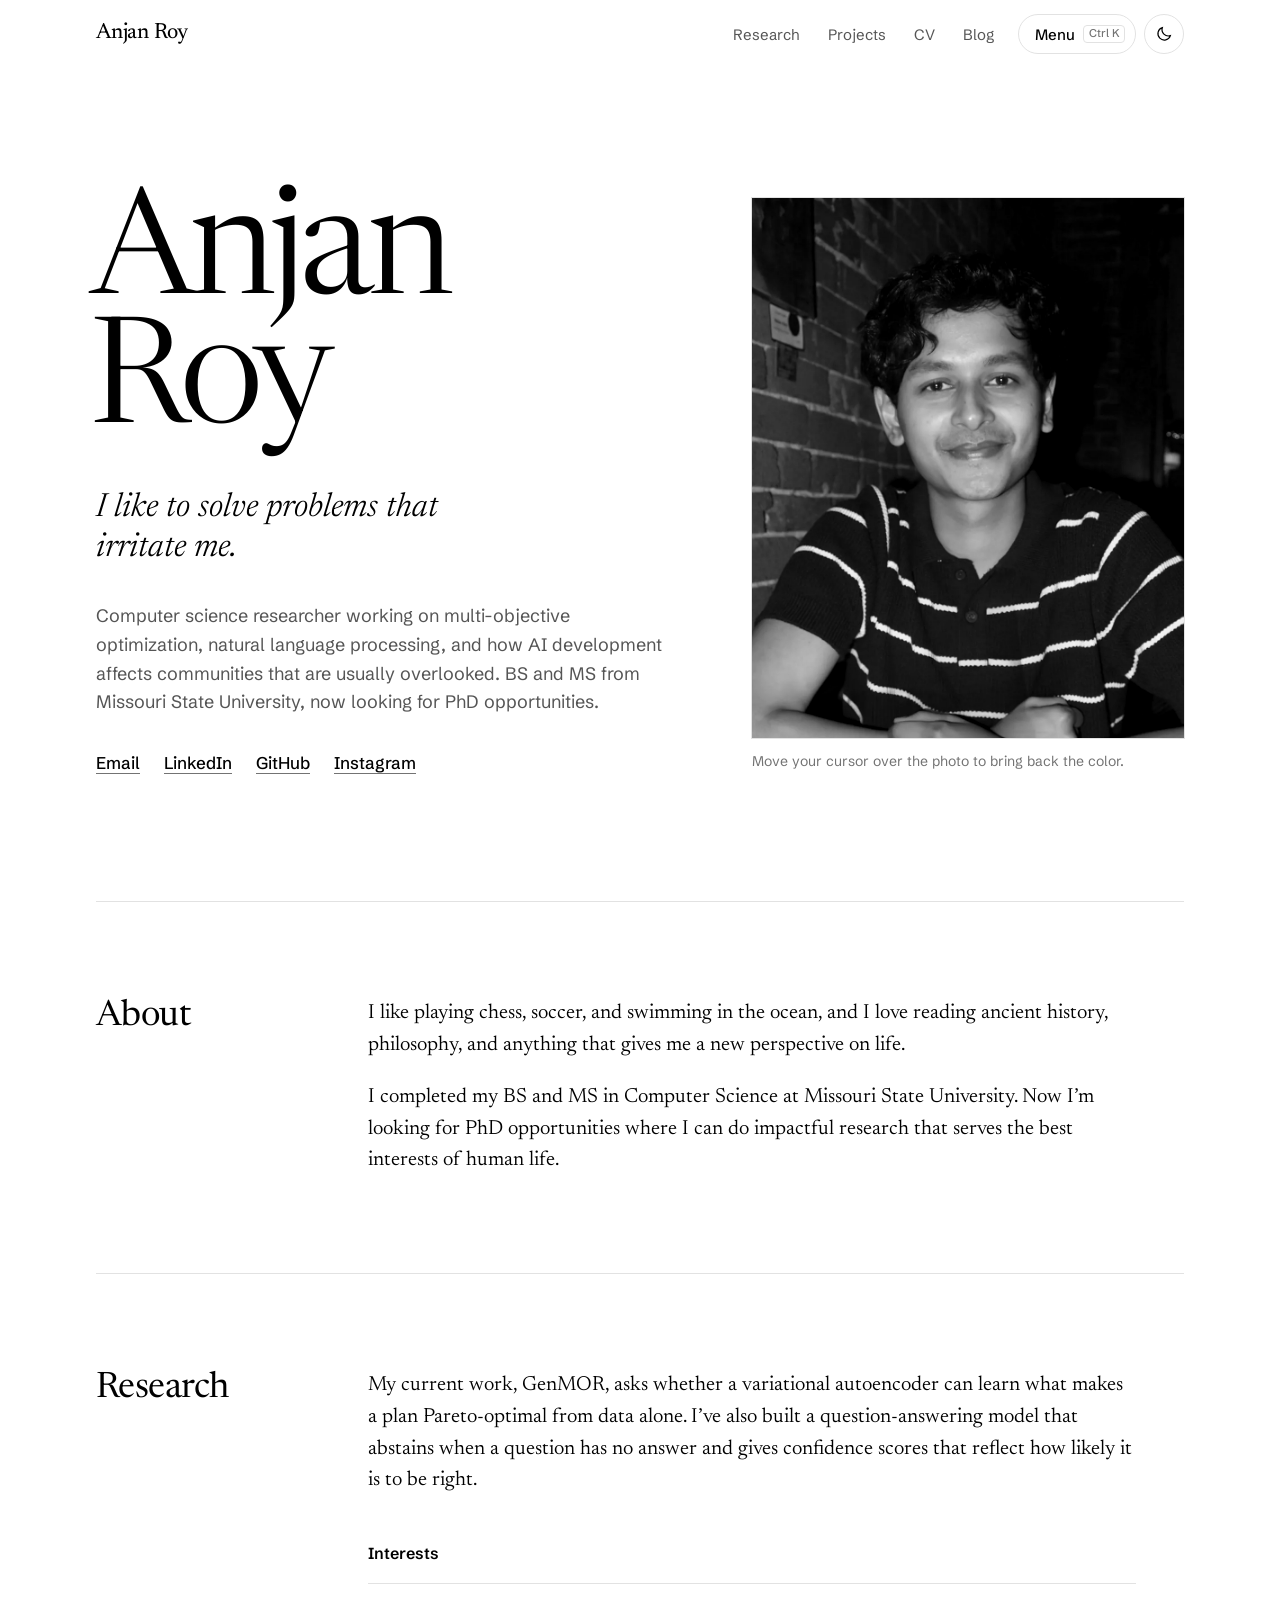
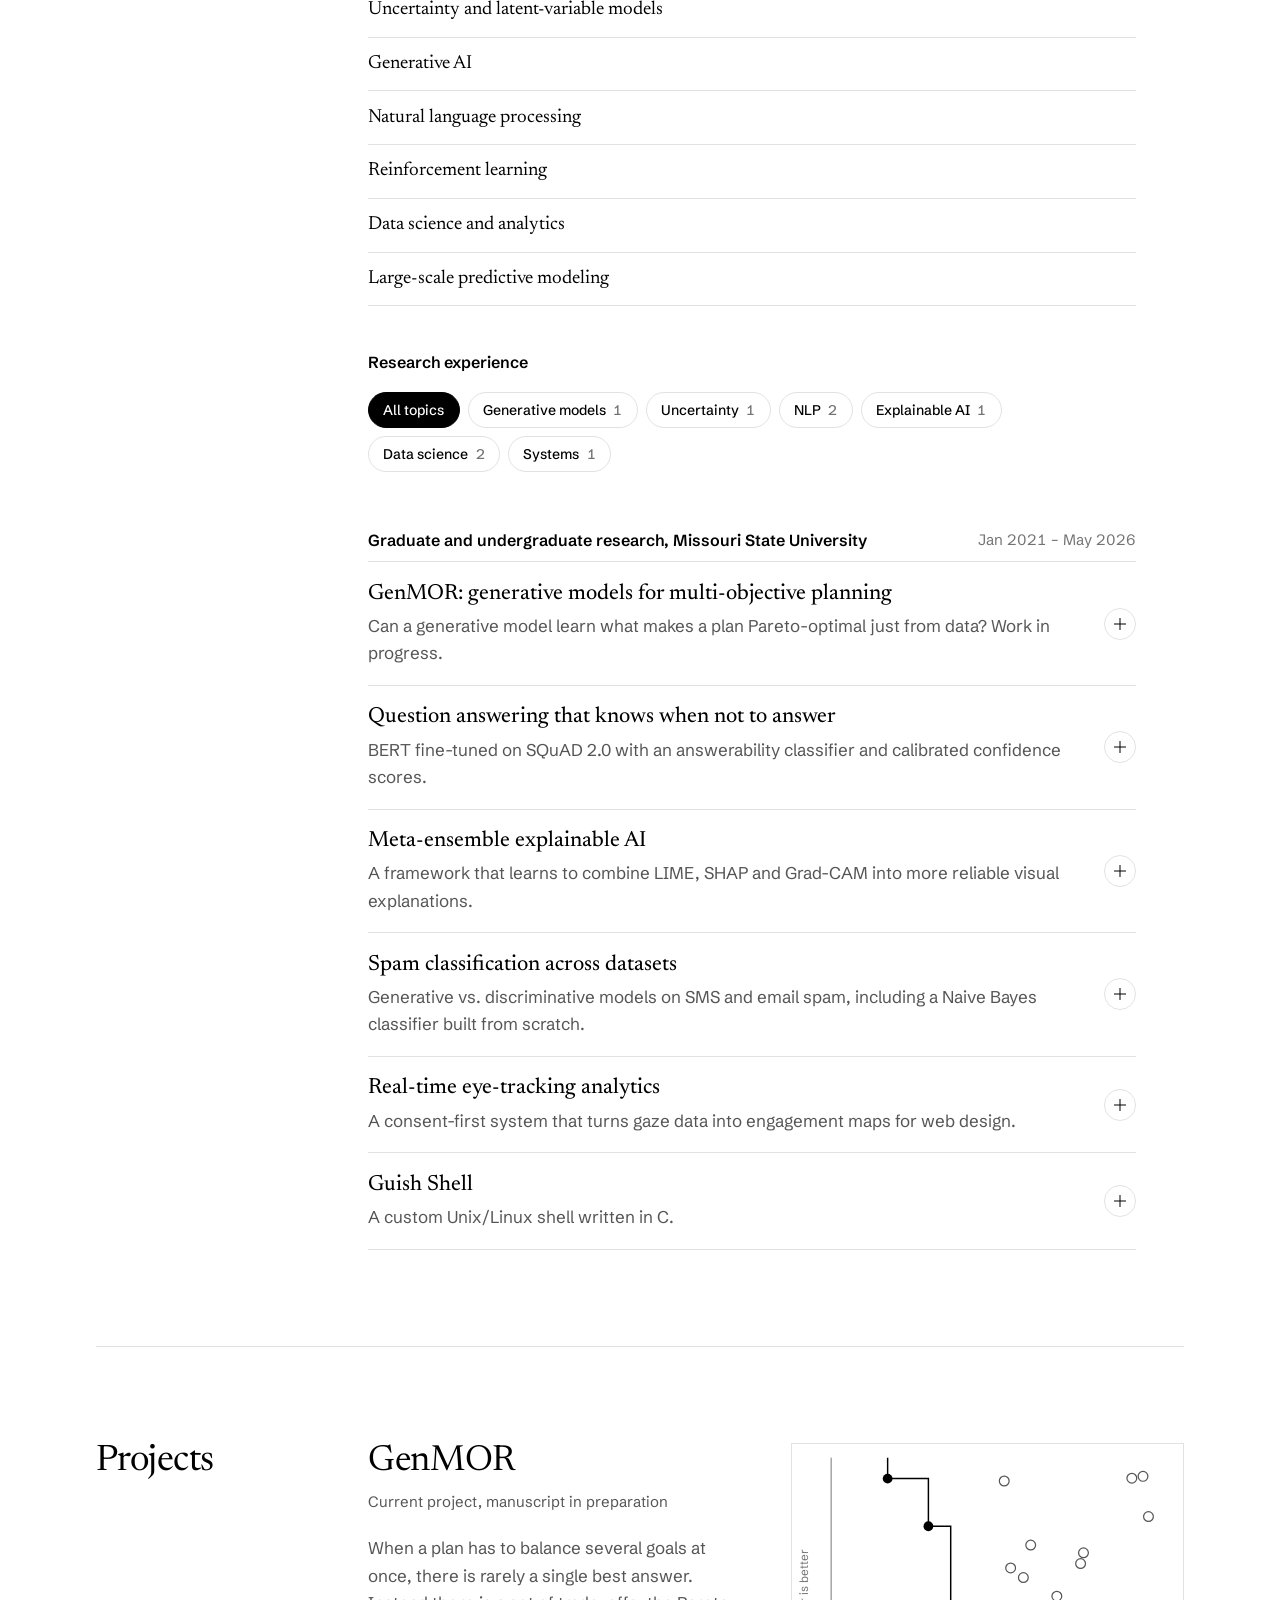
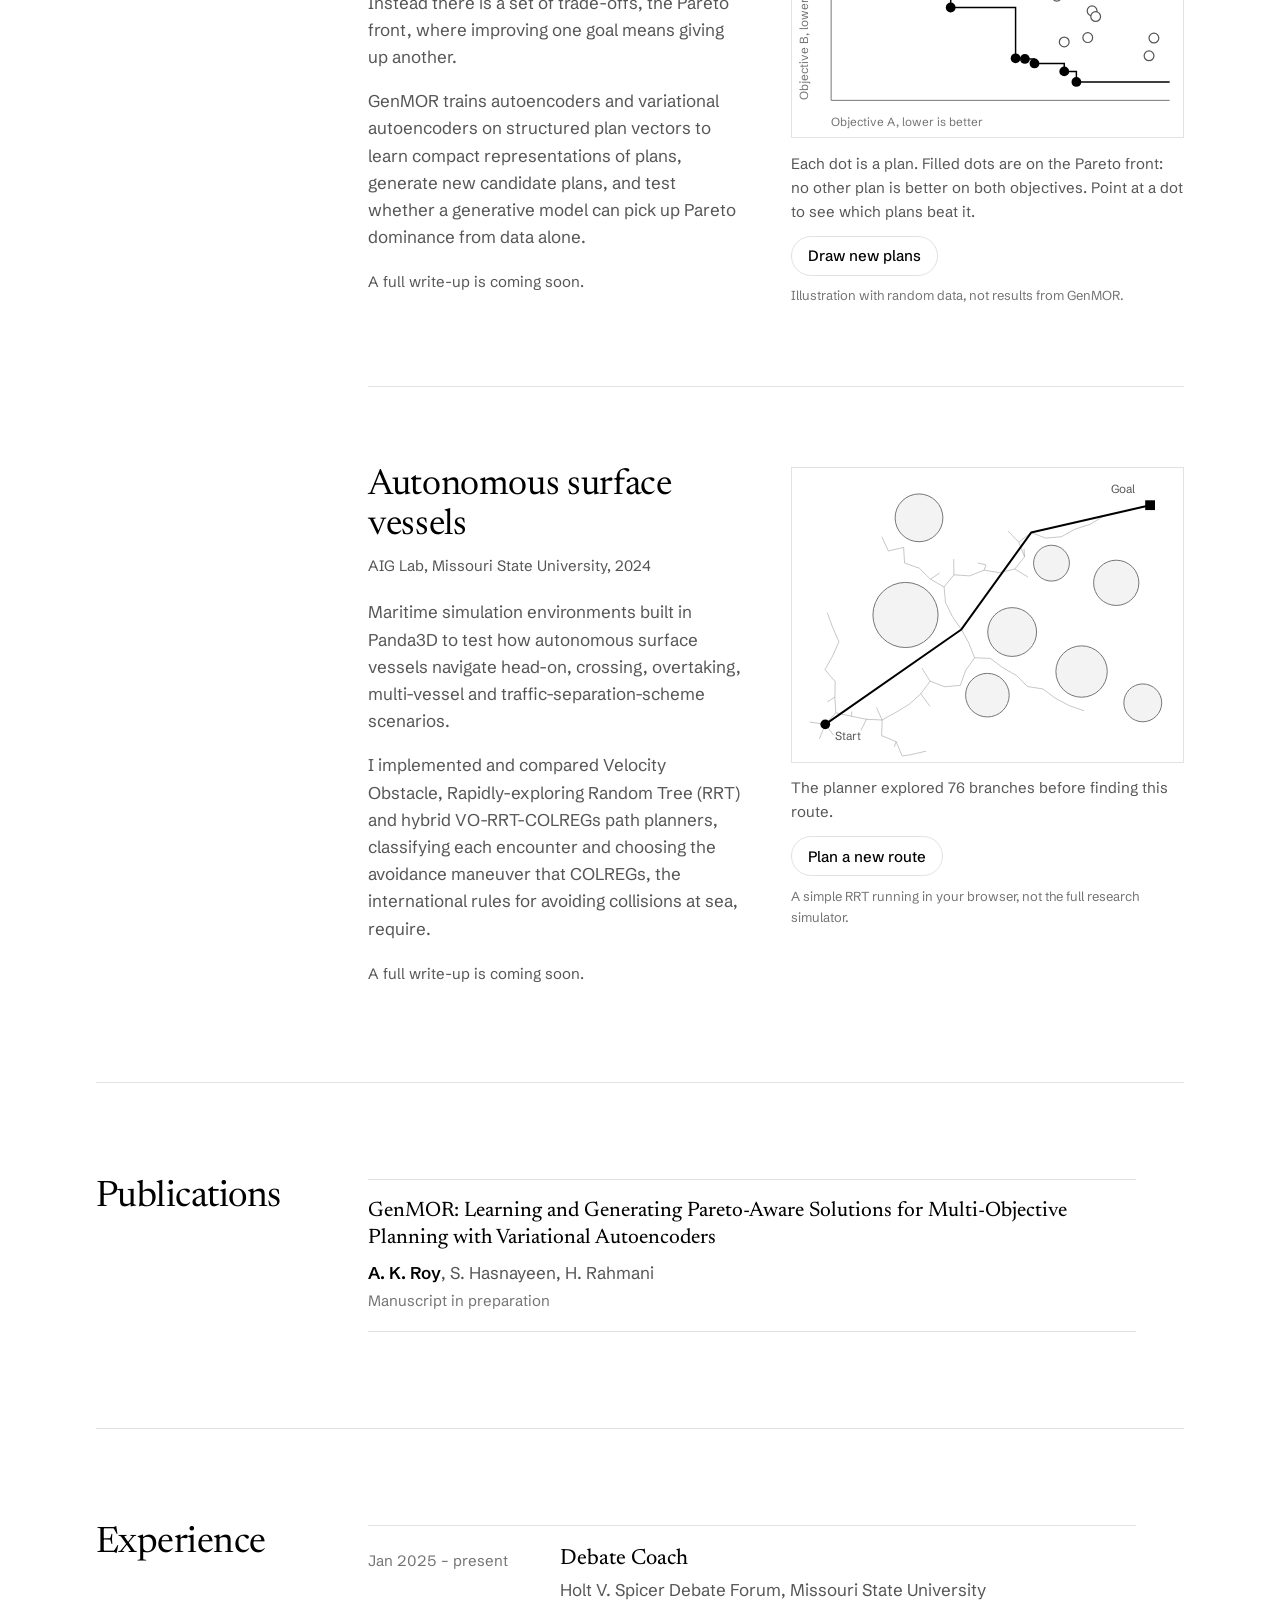
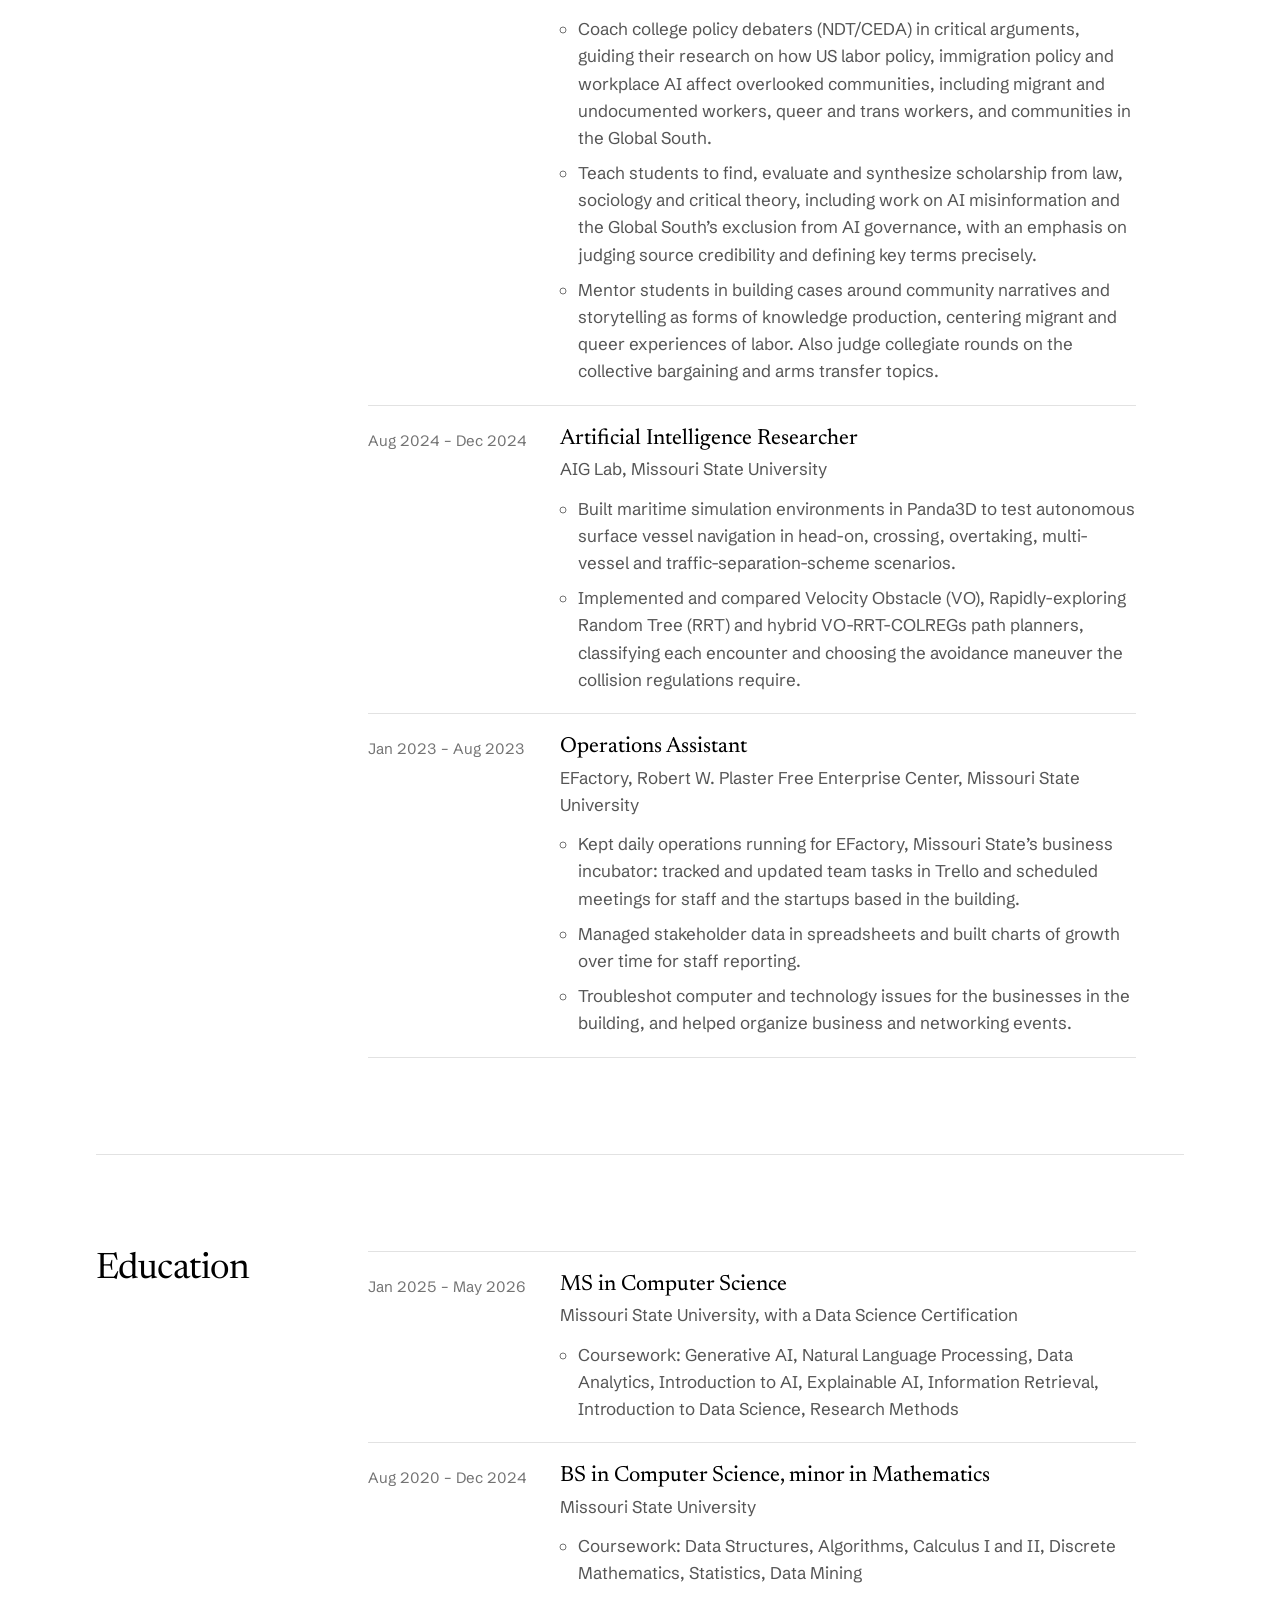
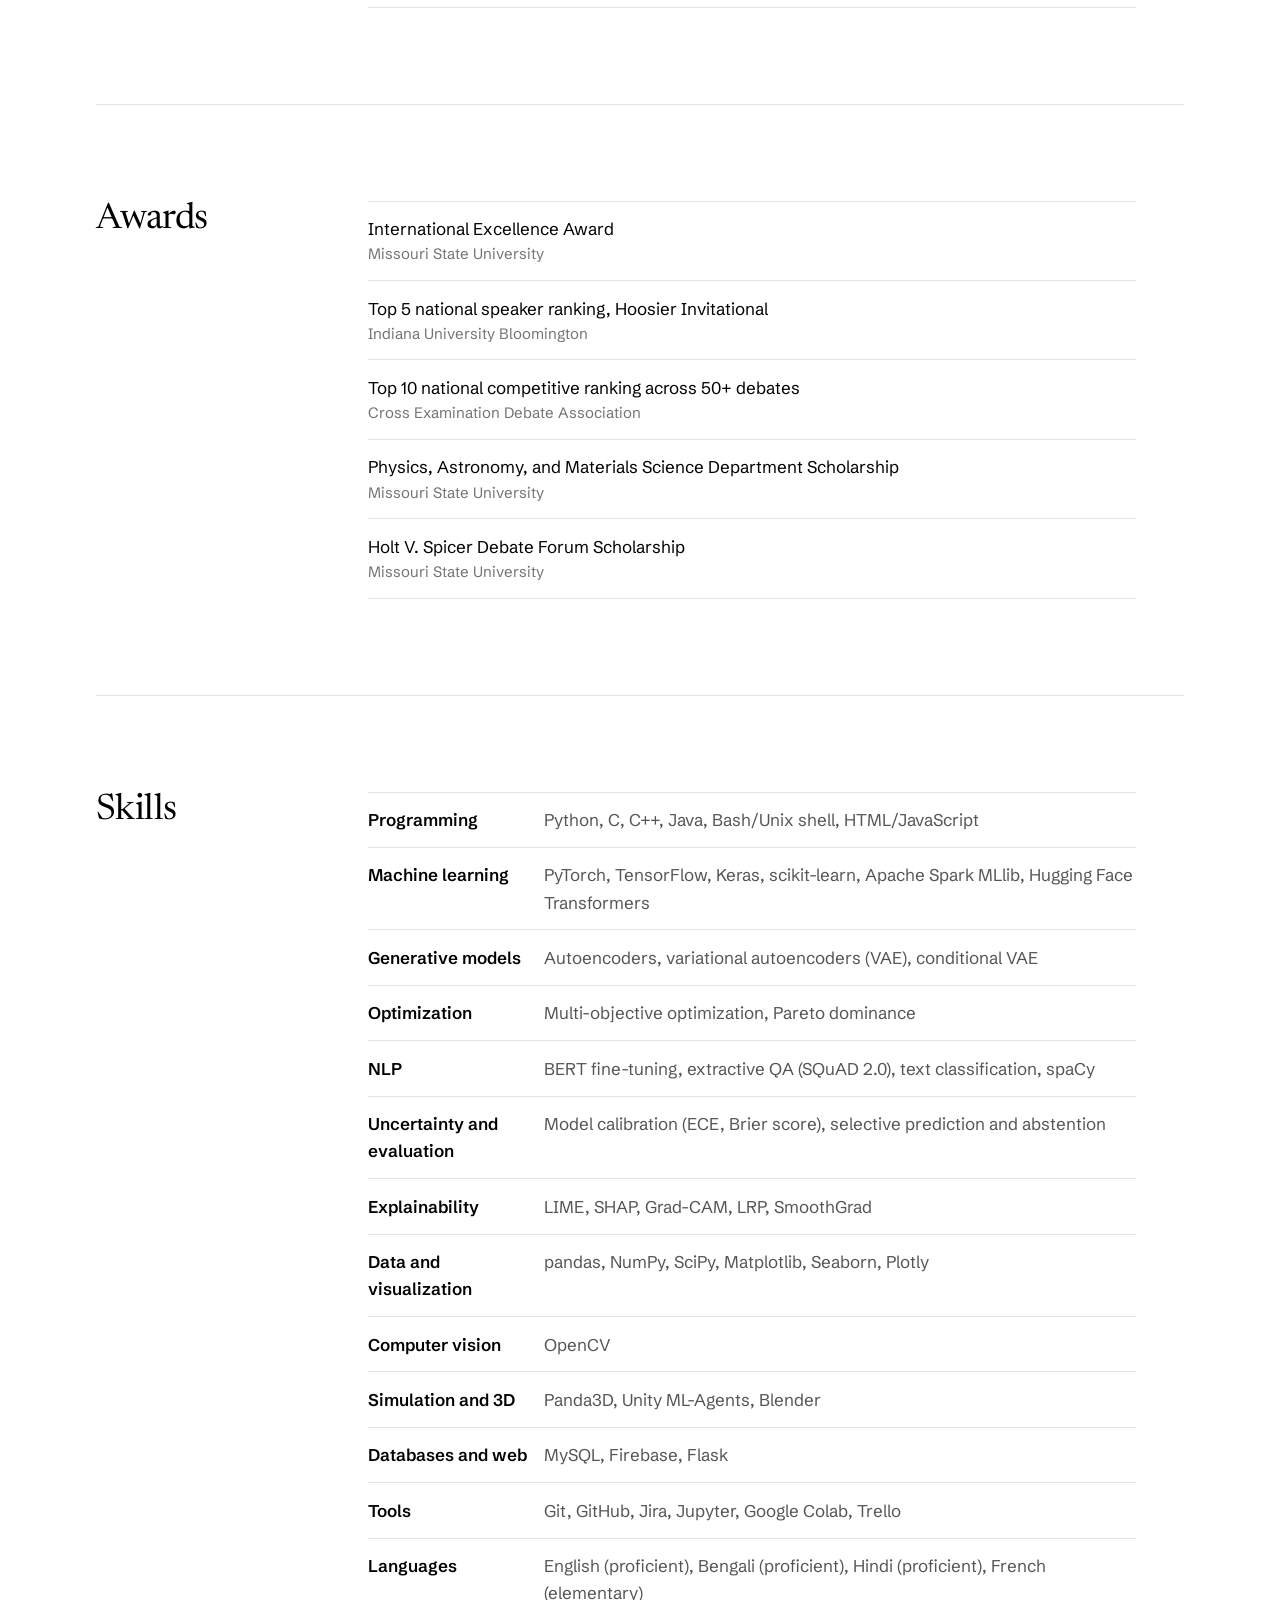
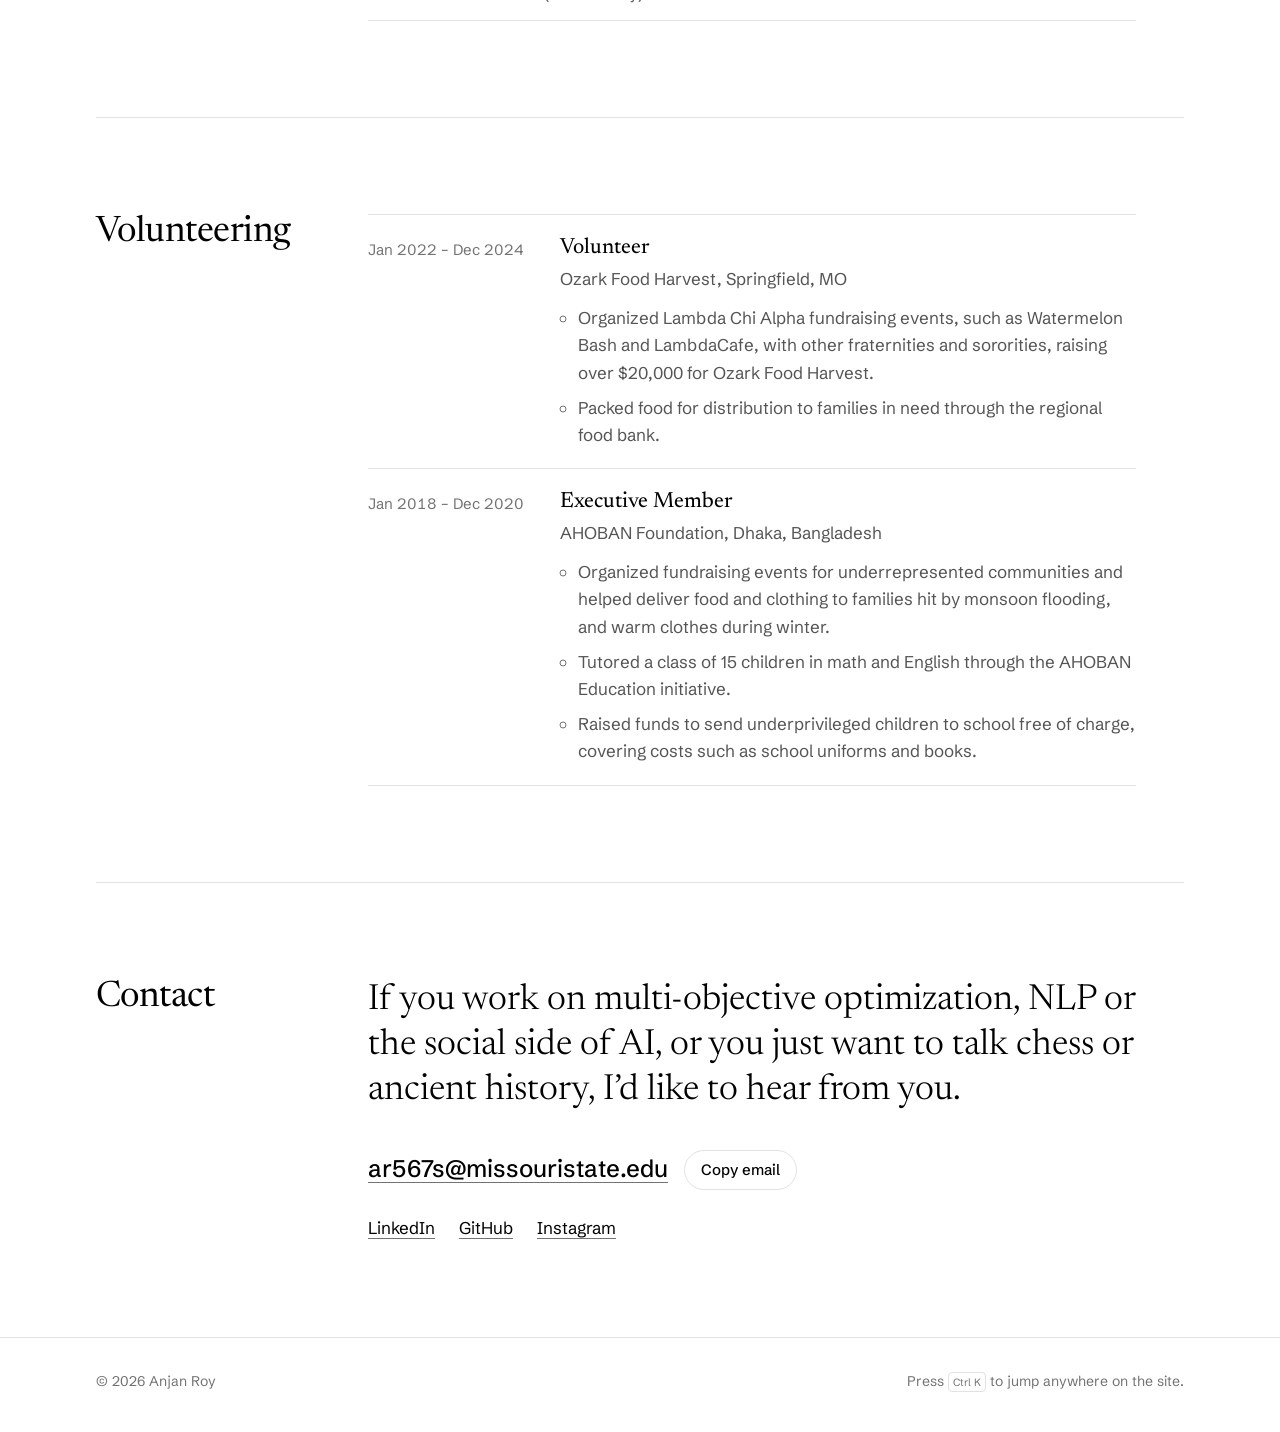
<file: index.html>
<!doctype html>
<html lang="en" data-root="">
<head>
  <meta charset="utf-8">
  <meta name="viewport" content="width=device-width, initial-scale=1">
  <title>Anjan Roy | Computer science researcher</title>
  <meta name="description" content="Anjan Roy is a computer science researcher (BS and MS, Missouri State University) working on generative models, multi-objective optimization and natural language processing. Looking for PhD opportunities.">
  <meta name="author" content="Anjan Roy">
  <link rel="canonical" href="https://anjan14.github.io/">

  <meta property="og:type" content="website">
  <meta property="og:url" content="https://anjan14.github.io/">
  <meta property="og:title" content="Anjan Roy">
  <meta property="og:description" content="Computer science researcher working on generative models, multi-objective optimization and natural language processing.">
  <meta property="og:image" content="https://anjan14.github.io/assets/img/og-image.jpg">
  <meta name="twitter:card" content="summary_large_image">

  <meta name="theme-color" content="#ffffff" media="(prefers-color-scheme: light)">
  <meta name="theme-color" content="#000000" media="(prefers-color-scheme: dark)">
  <link rel="icon" href="assets/img/favicon.svg" type="image/svg+xml">
  <link rel="apple-touch-icon" href="assets/img/apple-touch-icon.png">

  <link rel="preload" href="assets/fonts/newsreader-latin-opsz-normal.woff2" as="font" type="font/woff2" crossorigin>
  <link rel="preload" href="assets/fonts/schibsted-grotesk-latin-wght-normal.woff2" as="font" type="font/woff2" crossorigin>
  <link rel="stylesheet" href="assets/css/style.css">

  <!-- Apply the saved theme before the page paints, so there is no flash -->
  <script>
    (function () {
      document.documentElement.classList.add("js");
      try {
        var t = localStorage.getItem("theme");
        if (t === "light" || t === "dark") document.documentElement.dataset.theme = t;
      } catch (e) {}
    })();
  </script>

  <script type="application/ld+json">
  {
    "@context": "https://schema.org",
    "@type": "Person",
    "name": "Anjan Roy",
    "alternateName": "Anjan Kishore Roy",
    "url": "https://anjan14.github.io/",
    "image": "https://anjan14.github.io/assets/img/anjan-roy.jpg",
    "email": "mailto:ar567s@missouristate.edu",
    "alumniOf": { "@type": "CollegeOrUniversity", "name": "Missouri State University" },
    "knowsAbout": ["Generative AI", "Multi-objective optimization", "Natural language processing", "Uncertainty and latent-variable models", "Reinforcement learning", "Data science"],
    "sameAs": [
      "https://github.com/Anjan14",
      "https://www.linkedin.com/in/anjan-roy14/",
      "https://www.instagram.com/_anjanroy/"
    ]
  }
  </script>
</head>
<body>
  <a class="skip-link" href="#main">Skip to content</a>

  <header class="site-header">
    <div class="wrap header-inner">
      <a class="brand" href="./">Anjan Roy</a>
      <nav class="site-nav" aria-label="Main">
        <ul>
          <li><a href="#research">Research</a></li>
          <li><a href="#projects">Projects</a></li>
          <li><a href="#cv">CV</a></li>
          <li><a href="blog/">Blog</a></li>
        </ul>
      </nav>
      <div class="header-actions">
        <button class="menu-btn" type="button" data-open-palette aria-haspopup="dialog">
          Menu <kbd data-shortcut>Ctrl K</kbd>
        </button>
        <button class="icon-btn theme-toggle" type="button" aria-label="Switch theme">
          <svg class="icon-moon" viewBox="0 0 24 24" fill="none" stroke="currentColor" stroke-width="1.6" aria-hidden="true"><path d="M20.5 14.2A8.5 8.5 0 0 1 9.8 3.5a8.5 8.5 0 1 0 10.7 10.7Z"/></svg>
          <svg class="icon-sun" viewBox="0 0 24 24" fill="none" stroke="currentColor" stroke-width="1.6" aria-hidden="true"><circle cx="12" cy="12" r="4.2"/><path d="M12 2.5v2.2M12 19.3v2.2M2.5 12h2.2M19.3 12h2.2M5.3 5.3l1.6 1.6M17.1 17.1l1.6 1.6M5.3 18.7l1.6-1.6M17.1 6.9l1.6-1.6"/></svg>
        </button>
      </div>
    </div>
  </header>

  <main id="main">
    <!-- ============ Hero ============ -->
    <div class="wrap">
      <section class="hero" aria-labelledby="name">
        <div class="hero-text">
          <h1 class="hero-name" id="name"><span>Anjan</span><span>Roy</span></h1>
          <p class="hero-tagline">I like to solve problems that irritate me.</p>
          <p class="hero-intro">
            Computer science researcher working on multi-objective optimization, natural language processing,
            and how AI development affects communities that are usually overlooked.
            BS and MS from Missouri State University, now looking for PhD opportunities.
          </p>
          <ul class="hero-links">
            <li><a href="mailto:ar567s@missouristate.edu">Email</a></li>
            <li><a href="https://www.linkedin.com/in/anjan-roy14/" rel="me noopener" target="_blank">LinkedIn</a></li>
            <li><a href="https://github.com/Anjan14" rel="me noopener" target="_blank">GitHub</a></li>
            <li><a href="https://www.instagram.com/_anjanroy/" rel="me noopener" target="_blank">Instagram</a></li>
          </ul>
        </div>

        <figure class="portrait-figure">
          <div class="portrait" data-portrait>
            <picture>
              <source srcset="assets/img/anjan-roy.webp" type="image/webp">
              <img class="portrait-base" src="assets/img/anjan-roy.jpg" width="960" height="1200" alt="Anjan Roy smiling, sitting in front of a brick wall">
            </picture>
            <picture>
              <source srcset="assets/img/anjan-roy.webp" type="image/webp">
              <img class="portrait-color" src="assets/img/anjan-roy.jpg" width="960" height="1200" alt="" aria-hidden="true">
            </picture>
          </div>
          <figcaption class="portrait-caption">
            <span class="on-pointer">Move your cursor over the photo to bring back the color.</span>
            <span class="on-touch">Tap the photo to bring back the color.</span>
          </figcaption>
        </figure>
      </section>
    </div>

    <div class="wrap">
      <!-- ============ About ============ -->
      <section class="section" id="about" aria-labelledby="about-title">
        <div class="section-head"><h2 class="section-title" id="about-title">About</h2></div>
        <div class="section-body prose-lg">
          <p>
            I like playing chess, soccer, and swimming in the ocean, and I love reading
            ancient history, philosophy, and anything that gives me a new perspective on life.
          </p>
          <p>
            I completed my BS and MS in Computer Science at Missouri State University. Now I’m looking for
            PhD opportunities where I can do impactful research that serves the best interests of human life.
          </p>
        </div>
      </section>

      <!-- ============ Research ============ -->
      <section class="section" id="research" aria-labelledby="research-title">
        <div class="section-head"><h2 class="section-title" id="research-title">Research</h2></div>
        <div class="section-body">
          <div class="prose-lg">
            <p>
              My current work, GenMOR, asks whether a variational autoencoder can learn what makes a plan
              Pareto-optimal from data alone. I’ve also built a question-answering model that abstains when a
              question has no answer and gives confidence scores that reflect how likely it is to be right.
            </p>
          </div>

          <h3 class="subhead">Interests</h3>
          <ul class="interest-list">
            <li>Uncertainty and latent-variable models</li>
            <li>Generative AI</li>
            <li>Natural language processing</li>
            <li>Reinforcement learning</li>
            <li>Data science and analytics</li>
            <li>Large-scale predictive modeling</li>
          </ul>

          <h3 class="subhead" id="work-title">Research experience</h3>
          <fieldset class="filter" data-filter aria-describedby="filter-status">
            <legend class="visually-hidden">Filter research by topic</legend>
            <button class="chip" type="button" data-topic="all" aria-pressed="true">All topics</button>
          </fieldset>
          <p class="filter-status" id="filter-status" aria-live="polite"></p>

          <div class="work-group" data-group>
            <div class="work-group-head">
              <h3>Graduate and undergraduate research, Missouri State University</h3>
              <span class="dates">Jan 2021 – May 2026</span>
            </div>
            <ul class="work-list">
              <li data-topics="Generative models">
                <details class="work">
                  <summary>
                    <span class="work-title">GenMOR: generative models for multi-objective planning</span>
                    <span class="work-summary">Can a generative model learn what makes a plan Pareto-optimal just from data? Work in progress.</span>
                    <span class="work-toggle" aria-hidden="true"></span>
                  </summary>
                  <div class="work-detail">
                    <p>
                      GenMOR is a generative learning framework that extends the MORNP-DEC multi-objective planning problem.
                      I train plain autoencoder and variational autoencoder (VAE) architectures on synthetically generated,
                      structured plan vectors to learn latent representations, generate new candidate plans, and test whether
                      generative models can implicitly capture Pareto dominance from data.
                    </p>
                    <ul class="tags"><li>Generative models</li><li>VAEs</li><li>Multi-objective planning</li></ul>
                  </div>
                </details>
              </li>
              <li data-topics="NLP|Uncertainty">
                <details class="work">
                  <summary>
                    <span class="work-title">Question answering that knows when not to answer</span>
                    <span class="work-summary">BERT fine-tuned on SQuAD 2.0 with an answerability classifier and calibrated confidence scores.</span>
                    <span class="work-toggle" aria-hidden="true"></span>
                  </summary>
                  <div class="work-detail">
                    <p>
                      A calibration-aware extractive QA system: BERT fine-tuned on SQuAD 2.0, augmented with an answerability
                      classifier and a confidence-scoring component. The model is trained to predict answer spans while learning
                      to abstain from unanswerable questions, and to produce confidence scores that genuinely reflect how likely
                      an answer is to be correct.
                    </p>
                    <ul class="tags"><li>NLP</li><li>BERT</li><li>Calibration</li></ul>
                  </div>
                </details>
              </li>
              <li data-topics="Explainable AI">
                <details class="work">
                  <summary>
                    <span class="work-title">Meta-ensemble explainable AI</span>
                    <span class="work-summary">A framework that learns to combine LIME, SHAP and Grad-CAM into more reliable visual explanations.</span>
                    <span class="work-toggle" aria-hidden="true"></span>
                  </summary>
                  <div class="work-detail">
                    <p>
                      Instead of trusting a single explanation method, this framework integrates several (LIME, SHAP and Grad-CAM)
                      and learns how to combine them into one visual attribution. It showed improved fidelity, stability and
                      sparsity compared with each method on its own.
                    </p>
                    <ul class="tags"><li>Explainable AI</li><li>LIME</li><li>SHAP</li><li>Grad-CAM</li></ul>
                  </div>
                </details>
              </li>
              <li data-topics="NLP|Data science">
                <details class="work">
                  <summary>
                    <span class="work-title">Spam classification across datasets</span>
                    <span class="work-summary">Generative vs. discriminative models on SMS and email spam, including a Naive Bayes classifier built from scratch.</span>
                    <span class="work-toggle" aria-hidden="true"></span>
                  </summary>
                  <div class="work-detail">
                    <p>
                      A pipeline comparing generative and discriminative models, including a custom multinomial Naive Bayes
                      implementation, on the SMS Spam Collection (5,574 messages) and a large Enron-style email corpus
                      (421,796 messages), with chi-square and mutual-information feature selection.
                    </p>
                    <p>
                      Linear SVM performed best on SMS (F1 0.947), while the custom Naive Bayes slightly outperformed the
                      discriminative baselines on email (F1 0.988). Aggressive univariate feature pruning substantially hurt
                      recall for generative models while giving discriminative models only marginal efficiency gains.
                    </p>
                    <ul class="tags"><li>NLP</li><li>Data science</li><li>Naive Bayes</li><li>SVM</li></ul>
                  </div>
                </details>
              </li>
              <li data-topics="Data science">
                <details class="work">
                  <summary>
                    <span class="work-title">Real-time eye-tracking analytics</span>
                    <span class="work-summary">A consent-first system that turns gaze data into engagement maps for web design.</span>
                    <span class="work-toggle" aria-hidden="true"></span>
                  </summary>
                  <div class="work-detail">
                    <p>
                      User interactions were captured with HTML and JavaScript behind fully compliant consent management. A Python
                      and Flask backend processed over 1,000 gaze data points per session into line-of-sight engagement maps,
                      and design changes based on those maps increased user engagement by 15%.
                    </p>
                    <ul class="tags"><li>Data science</li><li>Flask</li><li>HCI</li></ul>
                  </div>
                </details>
              </li>
              <li data-topics="Systems">
                <details class="work">
                  <summary>
                    <span class="work-title">Guish Shell</span>
                    <span class="work-summary">A custom Unix/Linux shell written in C.</span>
                    <span class="work-toggle" aria-hidden="true"></span>
                  </summary>
                  <div class="work-detail">
                    <p>
                      A command-line shell with command execution, history management and robust error handling, extended
                      with scripting support and custom plugins. I also improved its efficiency by refining memory management
                      and process control.
                    </p>
                    <ul class="tags"><li>C</li><li>Operating systems</li></ul>
                  </div>
                </details>
              </li>
            </ul>
          </div>
        </div>
      </section>

      <!-- ============ Projects ============ -->
      <section class="section" id="projects" aria-labelledby="projects-title">
        <div class="section-head"><h2 class="section-title" id="projects-title">Projects</h2></div>
        <div class="section-body section-body-wide">

          <article class="project" aria-labelledby="genmor-title">
            <div class="project-text">
              <h3 class="project-title" id="genmor-title">GenMOR</h3>
              <p class="project-status">Current project, manuscript in preparation</p>
              <p>
                When a plan has to balance several goals at once, there is rarely a single best answer. Instead there is a
                set of trade-offs, the Pareto front, where improving one goal means giving up another.
              </p>
              <p>
                GenMOR trains autoencoders and variational autoencoders on structured plan vectors to learn compact
                representations of plans, generate new candidate plans, and test whether a generative model can pick up
                Pareto dominance from data alone.
              </p>
              <p class="project-more">A full write-up is coming soon.</p>
            </div>
            <figure class="demo" data-pareto>
              <div class="demo-frame">
                <svg viewBox="0 0 400 300" role="img" aria-labelledby="pareto-desc">
                  <desc id="pareto-desc">A scatter plot of randomly generated plans scored on two objectives. Filled dots form the Pareto front.</desc>
                </svg>
              </div>
              <div class="demo-bar">
                <p class="demo-readout" aria-live="polite">Each dot is a plan. Filled dots are on the Pareto front: no other plan is better on both objectives. Point at a dot to see which plans beat it.</p>
                <button class="btn btn-quiet" type="button" data-resample>Draw new plans</button>
              </div>
              <figcaption class="demo-note">Illustration with random data, not results from GenMOR.</figcaption>
            </figure>
          </article>

          <article class="project" aria-labelledby="asv-title">
            <div class="project-text">
              <h3 class="project-title" id="asv-title">Autonomous surface vessels</h3>
              <p class="project-status">AIG Lab, Missouri State University, 2024</p>
              <p>
                Maritime simulation environments built in Panda3D to test how autonomous surface vessels navigate
                head-on, crossing, overtaking, multi-vessel and traffic-separation-scheme scenarios.
              </p>
              <p>
                I implemented and compared Velocity Obstacle, Rapidly-exploring Random Tree (RRT) and hybrid
                VO-RRT-COLREGs path planners, classifying each encounter and choosing the avoidance maneuver that
                COLREGs, the international rules for avoiding collisions at sea, require.
              </p>
              <p class="project-more">A full write-up is coming soon.</p>
            </div>
            <figure class="demo" data-rrt>
              <div class="demo-frame">
                <svg viewBox="0 0 400 300" role="img" aria-labelledby="rrt-desc">
                  <desc id="rrt-desc">A basic RRT planner exploring a map with circular obstacles and drawing a route from start to goal.</desc>
                </svg>
              </div>
              <div class="demo-bar">
                <p class="demo-readout" aria-live="polite">Grey branches are moves the planner explored. The black line is the route it found.</p>
                <button class="btn btn-quiet" type="button" data-replan>Plan a new route</button>
              </div>
              <figcaption class="demo-note">A simple RRT running in your browser, not the full research simulator.</figcaption>
            </figure>
          </article>

        </div>
      </section>

      <!-- ============ Publications ============ -->
      <section class="section" id="publications" aria-labelledby="pubs-title">
        <div class="section-head"><h2 class="section-title" id="pubs-title">Publications</h2></div>
        <div class="section-body">
          <p class="pub">
            <cite class="pub-title">GenMOR: Learning and Generating Pareto-Aware Solutions for Multi-Objective Planning with Variational Autoencoders</cite>
            <span class="pub-authors"><strong>A. K. Roy</strong>, S. Hasnayeen, H. Rahmani</span>
            <span class="pub-venue">Manuscript in preparation</span>
          </p>
        </div>
      </section>

      <div id="cv">
        <!-- ============ Experience ============ -->
        <section class="section" id="experience" aria-labelledby="exp-title">
          <div class="section-head"><h2 class="section-title" id="exp-title">Experience</h2></div>
          <div class="section-body">
            <ol class="timeline">
              <li>
                <span class="when">Jan 2025 – present</span>
                <div>
                  <h3>Debate Coach</h3>
                  <p class="where">Holt V. Spicer Debate Forum, Missouri State University</p>
                  <ul>
                    <li>Coach college policy debaters (NDT/CEDA) in critical arguments, guiding their research on how US labor policy, immigration policy and workplace AI affect overlooked communities, including migrant and undocumented workers, queer and trans workers, and communities in the Global South.</li>
                    <li>Teach students to find, evaluate and synthesize scholarship from law, sociology and critical theory, including work on AI misinformation and the Global South’s exclusion from AI governance, with an emphasis on judging source credibility and defining key terms precisely.</li>
                    <li>Mentor students in building cases around community narratives and storytelling as forms of knowledge production, centering migrant and queer experiences of labor. Also judge collegiate rounds on the collective bargaining and arms transfer topics.</li>
                  </ul>
                </div>
              </li>
              <li>
                <span class="when">Aug 2024 – Dec 2024</span>
                <div>
                  <h3>Artificial Intelligence Researcher</h3>
                  <p class="where">AIG Lab, Missouri State University</p>
                  <ul>
                    <li>Built maritime simulation environments in Panda3D to test autonomous surface vessel navigation in head-on, crossing, overtaking, multi-vessel and traffic-separation-scheme scenarios.</li>
                    <li>Implemented and compared Velocity Obstacle (VO), Rapidly-exploring Random Tree (RRT) and hybrid VO-RRT-COLREGs path planners, classifying each encounter and choosing the avoidance maneuver the collision regulations require.</li>
                  </ul>
                </div>
              </li>
              <li>
                <span class="when">Jan 2023 – Aug 2023</span>
                <div>
                  <h3>Operations Assistant</h3>
                  <p class="where">EFactory, Robert W. Plaster Free Enterprise Center, Missouri State University</p>
                  <ul>
                    <li>Kept daily operations running for EFactory, Missouri State’s business incubator: tracked and updated team tasks in Trello and scheduled meetings for staff and the startups based in the building.</li>
                    <li>Managed stakeholder data in spreadsheets and built charts of growth over time for staff reporting.</li>
                    <li>Troubleshot computer and technology issues for the businesses in the building, and helped organize business and networking events.</li>
                  </ul>
                </div>
              </li>
            </ol>
          </div>
        </section>

        <!-- ============ Education ============ -->
        <section class="section" id="education" aria-labelledby="edu-title">
          <div class="section-head"><h2 class="section-title" id="edu-title">Education</h2></div>
          <div class="section-body">
            <ol class="timeline">
              <li>
                <span class="when">Jan 2025 – May 2026</span>
                <div>
                  <h3>MS in Computer Science</h3>
                  <p class="where">Missouri State University, with a Data Science Certification</p>
                  <ul>
                    <li>Coursework: Generative AI, Natural Language Processing, Data Analytics, Introduction to AI, Explainable AI, Information Retrieval, Introduction to Data Science, Research Methods</li>
                  </ul>
                </div>
              </li>
              <li>
                <span class="when">Aug 2020 – Dec 2024</span>
                <div>
                  <h3>BS in Computer Science, minor in Mathematics</h3>
                  <p class="where">Missouri State University</p>
                  <ul>
                    <li>Coursework: Data Structures, Algorithms, Calculus I and II, Discrete Mathematics, Statistics, Data Mining</li>
                  </ul>
                </div>
              </li>
            </ol>
          </div>
        </section>

        <!-- ============ Awards ============ -->
        <section class="section" id="awards" aria-labelledby="awards-title">
          <div class="section-head"><h2 class="section-title" id="awards-title">Awards</h2></div>
          <div class="section-body">
            <ul class="plain-list">
              <li>International Excellence Award <span class="detail">Missouri State University</span></li>
              <li>Top 5 national speaker ranking, Hoosier Invitational <span class="detail">Indiana University Bloomington</span></li>
              <li>Top 10 national competitive ranking across 50+ debates <span class="detail">Cross Examination Debate Association</span></li>
              <li>Physics, Astronomy, and Materials Science Department Scholarship <span class="detail">Missouri State University</span></li>
              <li>Holt V. Spicer Debate Forum Scholarship <span class="detail">Missouri State University</span></li>
            </ul>
          </div>
        </section>

        <!-- ============ Skills ============ -->
        <section class="section" id="skills" aria-labelledby="skills-title">
          <div class="section-head"><h2 class="section-title" id="skills-title">Skills</h2></div>
          <div class="section-body">
            <dl class="skills">
              <dt>Programming</dt><dd>Python, C, C++, Java, Bash/Unix shell, HTML/JavaScript</dd>
              <dt>Machine learning</dt><dd>PyTorch, TensorFlow, Keras, scikit-learn, Apache Spark MLlib, Hugging Face Transformers</dd>
              <dt>Generative models</dt><dd>Autoencoders, variational autoencoders (VAE), conditional VAE</dd>
              <dt>Optimization</dt><dd>Multi-objective optimization, Pareto dominance</dd>
              <dt>NLP</dt><dd>BERT fine-tuning, extractive QA (SQuAD 2.0), text classification, spaCy</dd>
              <dt>Uncertainty and evaluation</dt><dd>Model calibration (ECE, Brier score), selective prediction and abstention</dd>
              <dt>Explainability</dt><dd>LIME, SHAP, Grad-CAM, LRP, SmoothGrad</dd>
              <dt>Data and visualization</dt><dd>pandas, NumPy, SciPy, Matplotlib, Seaborn, Plotly</dd>
              <dt>Computer vision</dt><dd>OpenCV</dd>
              <dt>Simulation and 3D</dt><dd>Panda3D, Unity ML-Agents, Blender</dd>
              <dt>Databases and web</dt><dd>MySQL, Firebase, Flask</dd>
              <dt>Tools</dt><dd>Git, GitHub, Jira, Jupyter, Google Colab, Trello</dd>
              <dt>Languages</dt><dd>English (proficient), Bengali (proficient), Hindi (proficient), French (elementary)</dd>
            </dl>
          </div>
        </section>

        <!-- ============ Volunteering ============ -->
        <section class="section" id="volunteering" aria-labelledby="vol-title">
          <div class="section-head"><h2 class="section-title" id="vol-title">Volunteering</h2></div>
          <div class="section-body">
            <ol class="timeline">
              <li>
                <span class="when">Jan 2022 – Dec 2024</span>
                <div>
                  <h3>Volunteer</h3>
                  <p class="where">Ozark Food Harvest, Springfield, MO</p>
                  <ul>
                    <li>Organized Lambda Chi Alpha fundraising events, such as Watermelon Bash and LambdaCafe, with other fraternities and sororities, raising over $20,000 for Ozark Food Harvest.</li>
                    <li>Packed food for distribution to families in need through the regional food bank.</li>
                  </ul>
                </div>
              </li>
              <li>
                <span class="when">Jan 2018 – Dec 2020</span>
                <div>
                  <h3>Executive Member</h3>
                  <p class="where">AHOBAN Foundation, Dhaka, Bangladesh</p>
                  <ul>
                    <li>Organized fundraising events for underrepresented communities and helped deliver food and clothing to families hit by monsoon flooding, and warm clothes during winter.</li>
                    <li>Tutored a class of 15 children in math and English through the AHOBAN Education initiative.</li>
                    <li>Raised funds to send underprivileged children to school free of charge, covering costs such as school uniforms and books.</li>
                  </ul>
                </div>
              </li>
            </ol>
          </div>
        </section>
      </div>

      <!-- ============ Contact ============ -->
      <section class="section" id="contact" aria-labelledby="contact-title">
        <div class="section-head"><h2 class="section-title" id="contact-title">Contact</h2></div>
        <div class="section-body">
          <p class="contact-lead">If you work on multi-objective optimization, NLP or the social side of AI, or you just want to talk chess or ancient history, I’d like to hear from you.</p>
          <div class="contact-email">
            <a href="mailto:ar567s@missouristate.edu">ar567s@missouristate.edu</a>
            <button class="btn btn-quiet" type="button" data-copy-email>Copy email</button>
          </div>
          <ul class="contact-links">
            <li><a href="https://www.linkedin.com/in/anjan-roy14/" rel="me noopener" target="_blank">LinkedIn</a></li>
            <li><a href="https://github.com/Anjan14" rel="me noopener" target="_blank">GitHub</a></li>
            <li><a href="https://www.instagram.com/_anjanroy/" rel="me noopener" target="_blank">Instagram</a></li>
          </ul>
        </div>
      </section>
    </div>
  </main>

  <footer class="site-footer">
    <div class="wrap footer-inner">
      <p>© <span data-year>2026</span> Anjan Roy</p>
      <p class="footer-hint">Press <kbd data-shortcut>Ctrl K</kbd> to jump anywhere on the site.</p>
    </div>
  </footer>

  <script src="assets/js/main.js" defer></script>
  <script src="assets/js/demos.js" defer></script>
</body>
</html>
</file>
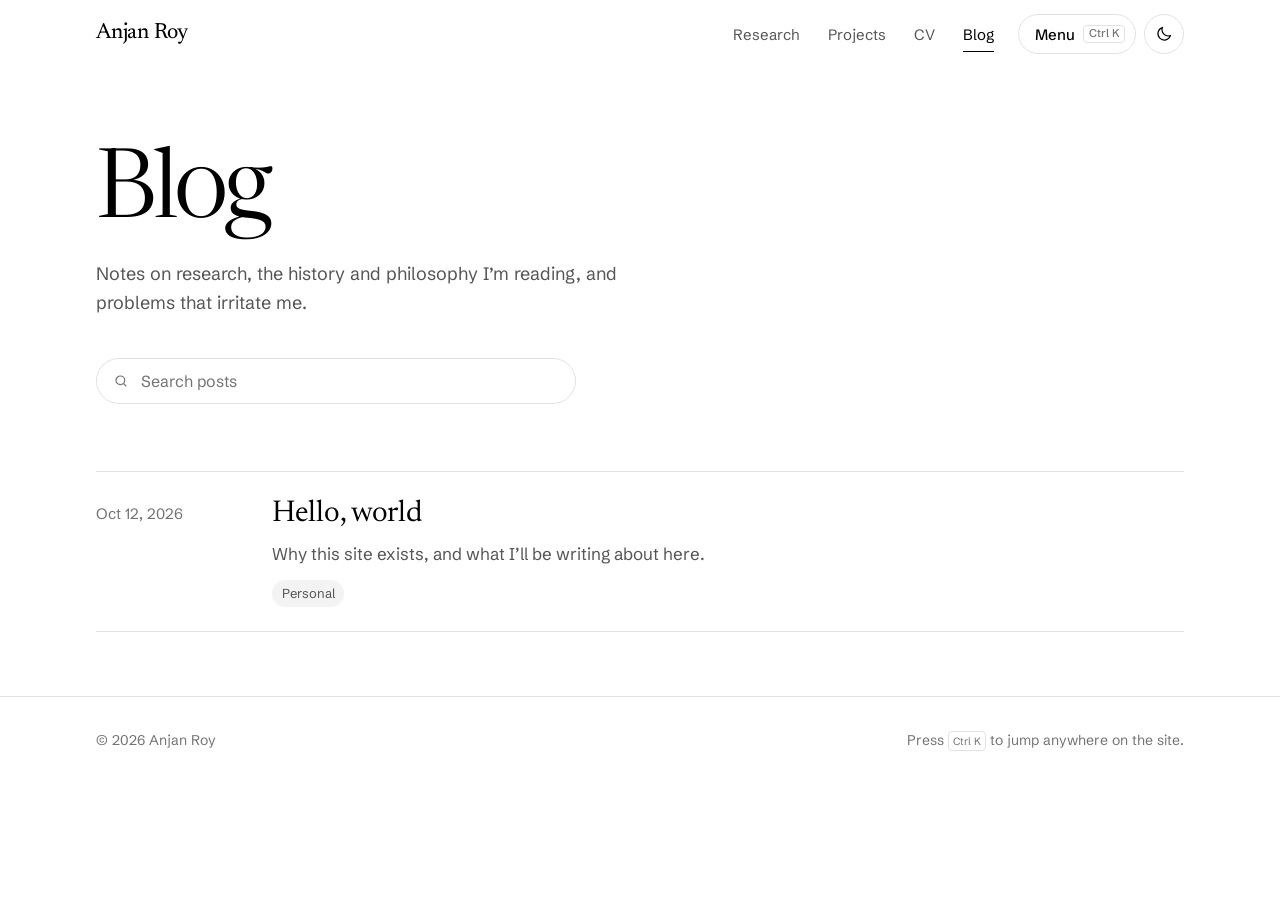
<file: blog/index.html>
<!doctype html>
<html lang="en" data-root="../">
<head>
  <meta charset="utf-8">
  <meta name="viewport" content="width=device-width, initial-scale=1">
  <title>Blog | Anjan Roy</title>
  <meta name="description" content="Notes by Anjan Roy on research, explainable AI, NLP, history and philosophy.">
  <link rel="canonical" href="https://anjan14.github.io/blog/">
  <meta property="og:type" content="website">
  <meta property="og:title" content="Blog | Anjan Roy">
  <meta property="og:url" content="https://anjan14.github.io/blog/">
  <meta property="og:image" content="https://anjan14.github.io/assets/img/og-image.jpg">

  <meta name="theme-color" content="#ffffff" media="(prefers-color-scheme: light)">
  <meta name="theme-color" content="#000000" media="(prefers-color-scheme: dark)">
  <link rel="icon" href="../assets/img/favicon.svg" type="image/svg+xml">
  <link rel="apple-touch-icon" href="../assets/img/apple-touch-icon.png">
  <link rel="preload" href="../assets/fonts/newsreader-latin-opsz-normal.woff2" as="font" type="font/woff2" crossorigin>
  <link rel="preload" href="../assets/fonts/schibsted-grotesk-latin-wght-normal.woff2" as="font" type="font/woff2" crossorigin>
  <link rel="stylesheet" href="../assets/css/style.css">
  <script>
    (function () {
      document.documentElement.classList.add("js");
      try {
        var t = localStorage.getItem("theme");
        if (t === "light" || t === "dark") document.documentElement.dataset.theme = t;
      } catch (e) {}
    })();
  </script>
</head>
<body data-page="blog-index">
  <a class="skip-link" href="#main">Skip to content</a>

  <header class="site-header">
    <div class="wrap header-inner">
      <a class="brand" href="../">Anjan Roy</a>
      <nav class="site-nav" aria-label="Main">
        <ul>
          <li><a href="../#research">Research</a></li>
          <li><a href="../#projects">Projects</a></li>
          <li><a href="../#cv">CV</a></li>
          <li><a href="./" aria-current="page">Blog</a></li>
        </ul>
      </nav>
      <div class="header-actions">
        <button class="menu-btn" type="button" data-open-palette aria-haspopup="dialog">
          Menu <kbd data-shortcut>Ctrl K</kbd>
        </button>
        <button class="icon-btn theme-toggle" type="button" aria-label="Switch theme">
          <svg class="icon-moon" viewBox="0 0 24 24" fill="none" stroke="currentColor" stroke-width="1.6" aria-hidden="true"><path d="M20.5 14.2A8.5 8.5 0 0 1 9.8 3.5a8.5 8.5 0 1 0 10.7 10.7Z"/></svg>
          <svg class="icon-sun" viewBox="0 0 24 24" fill="none" stroke="currentColor" stroke-width="1.6" aria-hidden="true"><circle cx="12" cy="12" r="4.2"/><path d="M12 2.5v2.2M12 19.3v2.2M2.5 12h2.2M19.3 12h2.2M5.3 5.3l1.6 1.6M17.1 17.1l1.6 1.6M5.3 18.7l1.6-1.6M17.1 6.9l1.6-1.6"/></svg>
        </button>
      </div>
    </div>
  </header>

  <main id="main" class="wrap">
    <div class="page-head">
      <h1 class="page-title">Blog</h1>
      <p class="page-intro">Notes on research, the history and philosophy I’m reading, and problems that irritate me.</p>
    </div>

    <div class="blog-tools">
      <label class="search-field">
        <svg viewBox="0 0 24 24" fill="none" stroke="currentColor" stroke-width="1.8" aria-hidden="true"><circle cx="11" cy="11" r="6.5"/><path d="m20 20-4.2-4.2"/></svg>
        <span class="visually-hidden">Search posts</span>
        <input type="search" data-search placeholder="Search posts" autocomplete="off">
      </label>
      <fieldset class="filter" data-tag-filter hidden>
        <legend class="visually-hidden">Filter posts by tag</legend>
      </fieldset>
    </div>

    <p class="filter-status" data-post-status aria-live="polite"></p>
    <ol class="post-list" data-post-list></ol>
    <div data-post-notice></div>
  </main>

  <footer class="site-footer">
    <div class="wrap footer-inner">
      <p>© <span data-year>2026</span> Anjan Roy</p>
      <p class="footer-hint">Press <kbd data-shortcut>Ctrl K</kbd> to jump anywhere on the site.</p>
    </div>
  </footer>

  <script src="../assets/js/main.js" defer></script>
  <script src="../assets/js/blog.js" defer></script>
</body>
</html>
</file>
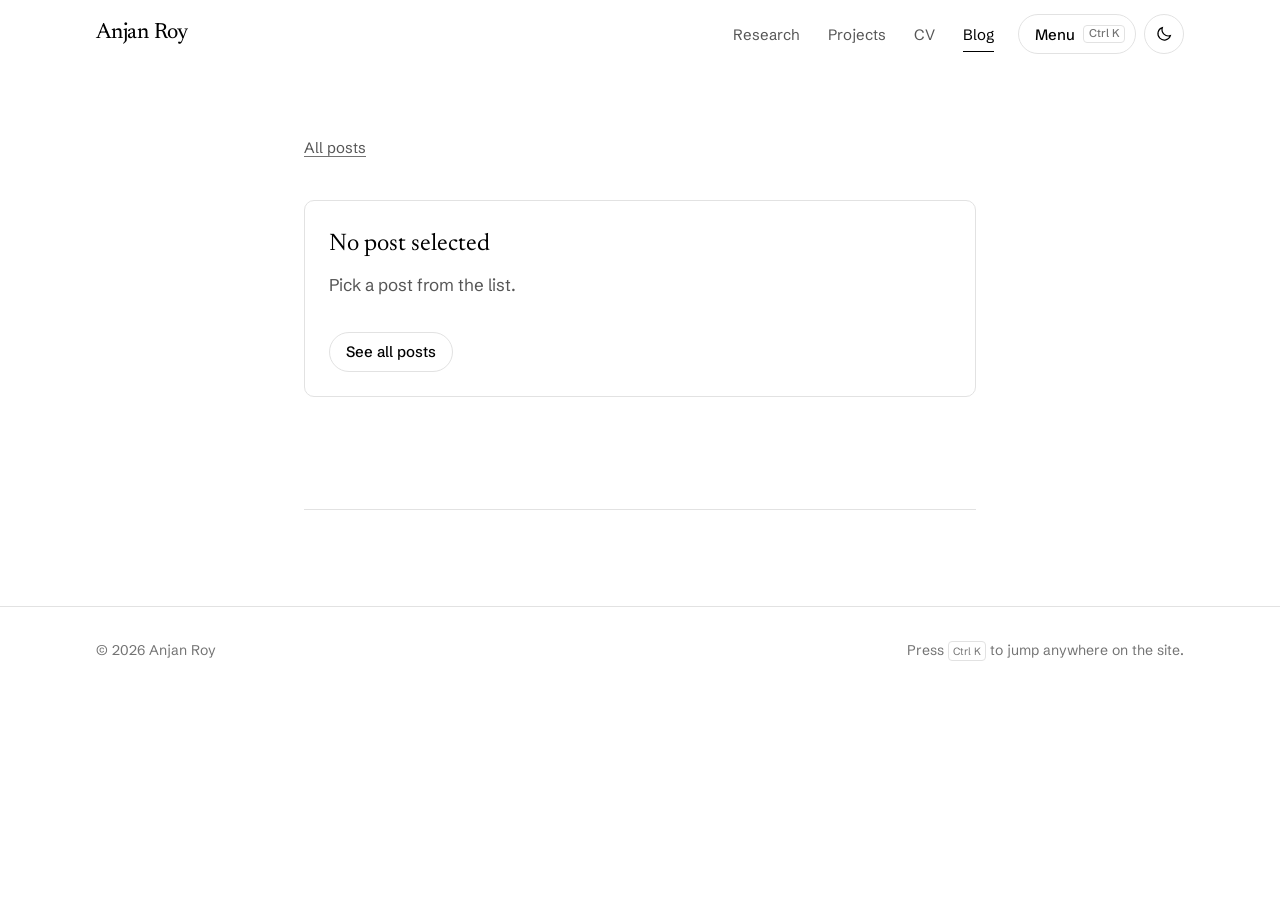
<file: blog/post.html>
<!doctype html>
<html lang="en" data-root="../">
<head>
  <meta charset="utf-8">
  <meta name="viewport" content="width=device-width, initial-scale=1">
  <title>Blog | Anjan Roy</title>
  <meta name="description" content="A post by Anjan Roy.">
  <meta property="og:type" content="article">
  <meta property="og:image" content="https://anjan14.github.io/assets/img/og-image.jpg">

  <meta name="theme-color" content="#ffffff" media="(prefers-color-scheme: light)">
  <meta name="theme-color" content="#000000" media="(prefers-color-scheme: dark)">
  <link rel="icon" href="../assets/img/favicon.svg" type="image/svg+xml">
  <link rel="apple-touch-icon" href="../assets/img/apple-touch-icon.png">
  <link rel="preload" href="../assets/fonts/newsreader-latin-opsz-normal.woff2" as="font" type="font/woff2" crossorigin>
  <link rel="preload" href="../assets/fonts/schibsted-grotesk-latin-wght-normal.woff2" as="font" type="font/woff2" crossorigin>
  <link rel="stylesheet" href="../assets/css/style.css">
  <script>
    (function () {
      document.documentElement.classList.add("js");
      try {
        var t = localStorage.getItem("theme");
        if (t === "light" || t === "dark") document.documentElement.dataset.theme = t;
      } catch (e) {}
    })();
  </script>
</head>
<body data-page="blog-post">
  <a class="skip-link" href="#main">Skip to content</a>
  <div class="progress" data-progress aria-hidden="true"></div>

  <header class="site-header">
    <div class="wrap header-inner">
      <a class="brand" href="../">Anjan Roy</a>
      <nav class="site-nav" aria-label="Main">
        <ul>
          <li><a href="../#research">Research</a></li>
          <li><a href="../#projects">Projects</a></li>
          <li><a href="../#cv">CV</a></li>
          <li><a href="./" aria-current="page">Blog</a></li>
        </ul>
      </nav>
      <div class="header-actions">
        <button class="menu-btn" type="button" data-open-palette aria-haspopup="dialog">
          Menu <kbd data-shortcut>Ctrl K</kbd>
        </button>
        <button class="icon-btn theme-toggle" type="button" aria-label="Switch theme">
          <svg class="icon-moon" viewBox="0 0 24 24" fill="none" stroke="currentColor" stroke-width="1.6" aria-hidden="true"><path d="M20.5 14.2A8.5 8.5 0 0 1 9.8 3.5a8.5 8.5 0 1 0 10.7 10.7Z"/></svg>
          <svg class="icon-sun" viewBox="0 0 24 24" fill="none" stroke="currentColor" stroke-width="1.6" aria-hidden="true"><circle cx="12" cy="12" r="4.2"/><path d="M12 2.5v2.2M12 19.3v2.2M2.5 12h2.2M19.3 12h2.2M5.3 5.3l1.6 1.6M17.1 17.1l1.6 1.6M5.3 18.7l1.6-1.6M17.1 6.9l1.6-1.6"/></svg>
        </button>
      </div>
    </div>
  </header>

  <main id="main" class="wrap">
    <article class="post" data-post>
      <a class="back-link" href="./">All posts</a>
      <p class="muted" data-post-loading>Loading the post…</p>
    </article>
    <nav class="post-nav" data-post-nav aria-label="More posts" hidden></nav>
  </main>

  <footer class="site-footer">
    <div class="wrap footer-inner">
      <p>© <span data-year>2026</span> Anjan Roy</p>
      <p class="footer-hint">Press <kbd data-shortcut>Ctrl K</kbd> to jump anywhere on the site.</p>
    </div>
  </footer>

  <script src="../assets/js/vendor/marked.min.js" defer></script>
  <script src="../assets/js/main.js" defer></script>
  <script src="../assets/js/blog.js" defer></script>
</body>
</html>
</file>
<file: assets/css/style.css>
/* ==========================================================================
   Anjan Roy — personal site
   Black and white only. The single splash of color lives in the portrait.
   ========================================================================== */

/* ---------- Fonts (self-hosted, SIL Open Font License) ---------- */
@font-face {
  font-family: "Newsreader";
  font-style: normal;
  font-weight: 200 800;
  font-display: swap;
  src: url("../fonts/newsreader-latin-opsz-normal.woff2") format("woff2-variations");
}
@font-face {
  font-family: "Newsreader";
  font-style: italic;
  font-weight: 200 800;
  font-display: swap;
  src: url("../fonts/newsreader-latin-opsz-italic.woff2") format("woff2-variations");
}
@font-face {
  font-family: "Schibsted Grotesk";
  font-style: normal;
  font-weight: 400 900;
  font-display: swap;
  src: url("../fonts/schibsted-grotesk-latin-wght-normal.woff2") format("woff2-variations");
}
@font-face {
  font-family: "JetBrains Mono";
  font-style: normal;
  font-weight: 100 800;
  font-display: swap;
  src: url("../fonts/jetbrains-mono-latin-wght-normal.woff2") format("woff2-variations");
}

/* ---------- Tokens ---------- */
:root {
  color-scheme: light;
  --paper: #ffffff;
  --ink: #000000;
  --ink-2: #555555;
  --ink-3: #737373;
  --rule: #e2e2e2;
  --wash: #f3f3f3;

  --serif: "Newsreader", "Iowan Old Style", "Palatino Linotype", Georgia, serif;
  --sans: "Schibsted Grotesk", system-ui, -apple-system, "Segoe UI", Roboto, sans-serif;
  --mono: "JetBrains Mono", ui-monospace, SFMono-Regular, Menlo, Consolas, monospace;

  --max: 74rem;
  --gutter: clamp(1rem, 4vw, 3rem);
  --header-h: 4.25rem;
  --ease: cubic-bezier(0.2, 0.7, 0.2, 1);

  interpolate-size: allow-keywords;
}

@media (prefers-color-scheme: dark) {
  :root:not([data-theme="light"]) {
    color-scheme: dark;
    --paper: #000000;
    --ink: #ffffff;
    --ink-2: #a6a6a6;
    --ink-3: #8c8c8c;
    --rule: #262626;
    --wash: #141414;
  }
}
:root[data-theme="dark"] {
  color-scheme: dark;
  --paper: #000000;
  --ink: #ffffff;
  --ink-2: #a6a6a6;
  --ink-3: #8c8c8c;
  --rule: #262626;
  --wash: #141414;
}

/* ---------- Base ---------- */
*,
*::before,
*::after { box-sizing: border-box; }

html {
  -webkit-text-size-adjust: 100%;
  text-size-adjust: 100%;
  scroll-behavior: smooth;
  scroll-padding-top: calc(var(--header-h) + 1rem);
}

body {
  margin: 0;
  background: var(--paper);
  color: var(--ink);
  font-family: var(--sans);
  font-size: 1.0625rem;
  line-height: 1.6;
  font-feature-settings: "kern", "liga";
  -webkit-font-smoothing: antialiased;
  -moz-osx-font-smoothing: grayscale;
  text-rendering: optimizeLegibility;
}

img, svg { display: block; max-width: 100%; }

h1, h2, h3, h4 { margin: 0; font-weight: 400; }
p { margin: 0 0 1em; }
p:last-child { margin-bottom: 0; }

a {
  color: inherit;
  text-decoration-line: underline;
  text-decoration-thickness: 1px;
  text-decoration-color: var(--ink-3);
  text-underline-offset: 0.22em;
  transition: text-decoration-color 0.2s, text-decoration-thickness 0.2s;
}
a:hover { text-decoration-color: var(--ink); text-decoration-thickness: 2px; }

:focus-visible {
  outline: 2px solid var(--ink);
  outline-offset: 3px;
  border-radius: 2px;
}

::selection { background: var(--ink); color: var(--paper); }

.visually-hidden {
  position: absolute !important;
  width: 1px; height: 1px;
  padding: 0; margin: -1px;
  overflow: hidden; clip: rect(0 0 0 0);
  white-space: nowrap; border: 0;
}

.skip-link {
  position: absolute;
  left: var(--gutter);
  top: -3rem;
  z-index: 100;
  padding: 0.5rem 0.9rem;
  background: var(--ink);
  color: var(--paper);
  text-decoration: none;
}
.skip-link:focus { top: 0.75rem; }

.wrap {
  width: 100%;
  max-width: var(--max);
  margin-inline: auto;
  padding-inline: var(--gutter);
}

kbd {
  font-family: var(--sans);
  font-size: 0.75em;
  line-height: 1;
  padding: 0.25em 0.4em;
  border: 1px solid var(--rule);
  border-radius: 4px;
  color: var(--ink-3);
}

/* ---------- Buttons ---------- */
.btn {
  display: inline-flex;
  align-items: center;
  gap: 0.5rem;
  min-height: 2.5rem;
  padding: 0.45rem 1rem;
  border: 1px solid var(--ink);
  border-radius: 999px;
  background: transparent;
  color: var(--ink);
  font: 500 0.9375rem/1 var(--sans);
  cursor: pointer;
  text-decoration: none;
  transition: background-color 0.2s, color 0.2s;
}
.btn:hover { background: var(--ink); color: var(--paper); }
.btn-quiet { border-color: var(--rule); }
.btn-quiet:hover { border-color: var(--ink); }

.icon-btn {
  display: inline-grid;
  place-items: center;
  width: 2.5rem;
  height: 2.5rem;
  border: 1px solid var(--rule);
  border-radius: 999px;
  background: transparent;
  color: var(--ink);
  cursor: pointer;
  transition: border-color 0.2s;
}
.icon-btn:hover { border-color: var(--ink); }
.icon-btn svg { width: 1.125rem; height: 1.125rem; }

/* Theme icon: show the moon in light mode, the sun in dark mode */
.theme-toggle .icon-sun { display: none; }
:root[data-theme="dark"] .theme-toggle .icon-sun { display: block; }
:root[data-theme="dark"] .theme-toggle .icon-moon { display: none; }
@media (prefers-color-scheme: dark) {
  :root:not([data-theme="light"]) .theme-toggle .icon-sun { display: block; }
  :root:not([data-theme="light"]) .theme-toggle .icon-moon { display: none; }
}

/* Theme switch: circular reveal (View Transitions API) */
::view-transition-old(root),
::view-transition-new(root) {
  animation: none;
  mix-blend-mode: normal;
}

/* ---------- Header ---------- */
.site-header {
  position: sticky;
  top: 0;
  z-index: 50;
  background: color-mix(in srgb, var(--paper) 86%, transparent);
  -webkit-backdrop-filter: blur(12px);
  backdrop-filter: blur(12px);
  border-bottom: 1px solid transparent;
  transition: border-color 0.3s;
}
.site-header.is-scrolled { border-bottom-color: var(--rule); }

.header-inner {
  display: flex;
  align-items: center;
  gap: 1.5rem;
  height: var(--header-h);
}

.brand {
  font-family: var(--serif);
  font-size: 1.375rem;
  font-weight: 450;
  letter-spacing: -0.01em;
  text-decoration: none;
  white-space: nowrap;
}

.site-nav { margin-left: auto; }
.site-nav ul {
  display: flex;
  gap: 1.75rem;
  margin: 0;
  padding: 0;
  list-style: none;
}
.site-nav a {
  color: var(--ink-2);
  font-size: 0.9375rem;
  text-decoration: none;
  padding-block: 0.4rem;
  border-bottom: 1px solid transparent;
  transition: color 0.2s, border-color 0.2s;
}
.site-nav a:hover { color: var(--ink); }
.site-nav a[aria-current] { color: var(--ink); border-bottom-color: var(--ink); }

.header-actions { display: flex; align-items: center; gap: 0.5rem; }

.menu-btn {
  display: inline-flex;
  align-items: center;
  gap: 0.55rem;
  height: 2.5rem;
  padding: 0 0.6rem 0 1rem;
  border: 1px solid var(--rule);
  border-radius: 999px;
  background: transparent;
  color: var(--ink);
  font: 500 0.9375rem/1 var(--sans);
  cursor: pointer;
  transition: border-color 0.2s;
}
.menu-btn:hover { border-color: var(--ink); }

@media (max-width: 760px) {
  .site-nav { display: none; }
  .header-actions { margin-left: auto; }
  .menu-btn { padding-right: 1rem; }
  .menu-btn kbd { display: none; }
}
@media (hover: none) {
  .menu-btn kbd { display: none; }
  .menu-btn { padding-right: 1rem; }
}

/* ---------- Hero ---------- */
.hero {
  display: grid;
  grid-template-columns: minmax(0, 1.3fr) minmax(0, 1fr);
  align-items: center;
  gap: clamp(2rem, 5vw, 5rem);
  min-height: calc(100svh - var(--header-h));
  padding-block: clamp(2.5rem, 6vw, 5rem);
}

.hero-name {
  font-family: var(--serif);
  font-size: clamp(4rem, 11.5vw, 9.75rem);
  font-weight: 350;
  font-variation-settings: "opsz" 72;
  line-height: 0.88;
  letter-spacing: -0.04em;
  margin-left: -0.04em;
}
.hero-name span { display: block; }

.hero-tagline {
  margin-top: clamp(1.5rem, 3vw, 2.25rem);
  font-family: var(--serif);
  font-size: clamp(1.5rem, 2.6vw, 2.125rem);
  font-style: italic;
  font-weight: 350;
  line-height: 1.2;
  max-width: 22ch;
}

.hero-intro {
  margin-top: 1.5rem;
  max-width: 36rem;
  color: var(--ink-2);
  font-size: 1.125rem;
}

.hero-links {
  display: flex;
  flex-wrap: wrap;
  gap: 0.5rem 1.5rem;
  margin: 2rem 0 0;
  padding: 0;
  list-style: none;
  font-weight: 500;
}

/* Page-load sequence: one orchestrated entrance */
@media (prefers-reduced-motion: no-preference) {
  .js .hero-name span,
  .js .hero-tagline,
  .js .hero-intro,
  .js .hero-links {
    animation: rise 0.9s var(--ease) both;
  }
  .js .hero-name span:nth-child(2) { animation-delay: 0.08s; }
  .js .hero-tagline { animation-delay: 0.2s; }
  .js .hero-intro { animation-delay: 0.3s; }
  .js .hero-links { animation-delay: 0.38s; }
  .js .portrait-figure { animation: fade 1.1s var(--ease) 0.1s both; }
}
@keyframes rise {
  from { opacity: 0; transform: translateY(0.6em); }
  to { opacity: 1; transform: none; }
}
@keyframes fade {
  from { opacity: 0; }
  to { opacity: 1; }
}

/* ---------- Portrait with color lens ---------- */
@property --lens {
  syntax: "<length>";
  inherits: true;
  initial-value: 0px;
}

.portrait-figure {
  margin: 0;
  justify-self: end;
  width: 100%;
  max-width: 27rem;
}

.portrait {
  --x: 50%;
  --y: 32%;
  --lens: 0px;
  position: relative;
  aspect-ratio: 4 / 5;
  overflow: hidden;
  background: var(--wash);
  box-shadow: 0 0 0 1px var(--rule);
  cursor: crosshair;
  touch-action: manipulation;
  transition: --lens 0.45s var(--ease);
}
.portrait img {
  position: absolute;
  inset: 0;
  width: 100%;
  height: 100%;
  object-fit: cover;
  user-select: none;
  -webkit-user-drag: none;
}
.portrait-base { filter: grayscale(1) contrast(1.08) brightness(1.04); }
.portrait-color {
  -webkit-mask-image: radial-gradient(circle at var(--x) var(--y), #000 calc(var(--lens) * 0.55), transparent var(--lens));
  mask-image: radial-gradient(circle at var(--x) var(--y), #000 calc(var(--lens) * 0.55), transparent var(--lens));
}
.portrait.is-lit { --lens: 8.5rem; }
.portrait.is-full { --lens: 1400px; transition-duration: 0.9s; }
.portrait.is-intro { --lens: 1400px; transition: none; }
.portrait.is-draining { transition: --lens 1.6s cubic-bezier(0.6, 0, 0.2, 1); }

.portrait-caption {
  margin-top: 0.75rem;
  color: var(--ink-3);
  font-size: 0.875rem;
}
.portrait-caption .on-touch { display: none; }
@media (hover: none) {
  .portrait-caption .on-touch { display: inline; }
  .portrait-caption .on-pointer { display: none; }
}

@media (max-width: 860px) {
  .hero {
    grid-template-columns: 1fr;
    min-height: 0;
    gap: 2.5rem;
    padding-top: 1.5rem;
  }
  .portrait-figure { order: -1; justify-self: start; max-width: min(17rem, 72vw); }
}

/* ---------- Sections ---------- */
.section {
  display: grid;
  grid-template-columns: 13rem minmax(0, 1fr);
  gap: 1.5rem clamp(2rem, 5vw, 4rem);
  padding-block: clamp(3.5rem, 8vw, 6rem);
  border-top: 1px solid var(--rule);
}
.section-title {
  font-family: var(--serif);
  font-size: clamp(1.75rem, 3vw, 2.25rem);
  font-weight: 400;
  font-variation-settings: "opsz" 48;
  letter-spacing: -0.015em;
  line-height: 1.1;
}
.section-head { align-self: start; position: sticky; top: calc(var(--header-h) + 1.5rem); }
.section-body { min-width: 0; max-width: 48rem; }
.section-body-wide { max-width: none; }

@media (max-width: 860px) {
  .section { grid-template-columns: 1fr; }
  .section-head { position: static; }
}

.prose-lg {
  font-family: var(--serif);
  font-size: clamp(1.1875rem, 1.6vw, 1.375rem);
  font-weight: 380;
  line-height: 1.55;
  max-width: 38em;
}
.prose-lg p + p { margin-top: 1em; }

.muted { color: var(--ink-2); }
.subhead {
  margin: 2.75rem 0 1rem;
  font-size: 1rem;
  font-weight: 600;
}
.subhead:first-child { margin-top: 0; }

/* Interests */
.interest-list {
  margin: 0;
  padding: 0;
  list-style: none;
  border-top: 1px solid var(--rule);
}
.interest-list li {
  padding: 0.7rem 0;
  border-bottom: 1px solid var(--rule);
  font-family: var(--serif);
  font-size: 1.1875rem;
}

/* ---------- Topic filter ---------- */
.filter {
  display: flex;
  flex-wrap: wrap;
  gap: 0.5rem;
  margin: 0 0 1.75rem;
  padding: 0;
  border: 0;
}
.filter legend { margin-bottom: 0.75rem; padding: 0; font-weight: 600; font-size: 1rem; }
.chip {
  display: inline-flex;
  align-items: center;
  gap: 0.45rem;
  min-height: 2.25rem;
  padding: 0.35rem 0.9rem;
  border: 1px solid var(--rule);
  border-radius: 999px;
  background: transparent;
  color: var(--ink);
  font: 500 0.875rem/1 var(--sans);
  cursor: pointer;
  transition: border-color 0.2s, background-color 0.2s, color 0.2s;
}
.chip:hover { border-color: var(--ink); }
.chip[aria-pressed="true"] { background: var(--ink); border-color: var(--ink); color: var(--paper); }
.chip .count { color: var(--ink-3); font-variant-numeric: tabular-nums; }
.chip[aria-pressed="true"] .count { color: inherit; opacity: 0.7; }

.filter-status { margin: -0.75rem 0 1.25rem; color: var(--ink-3); font-size: 0.875rem; min-height: 1.4em; }

/* ---------- Research entries ---------- */
.work-group + .work-group { margin-top: 2.75rem; }
.work-group-head {
  display: flex;
  flex-wrap: wrap;
  justify-content: space-between;
  gap: 0.25rem 1rem;
  margin-bottom: 0.5rem;
}
.work-group-head h3 { font-size: 1rem; font-weight: 600; }
.work-group-head .dates { color: var(--ink-3); font-size: 0.9375rem; font-variant-numeric: tabular-nums; }

.work-list { margin: 0; padding: 0; list-style: none; border-top: 1px solid var(--rule); }
.work { border-bottom: 1px solid var(--rule); }
.work > summary {
  display: grid;
  grid-template-columns: minmax(0, 1fr) auto;
  gap: 0.25rem 1.5rem;
  padding: 1.15rem 0;
  cursor: pointer;
  list-style: none;
}
.work > summary::-webkit-details-marker { display: none; }
.work-title { font-family: var(--serif); font-size: 1.375rem; line-height: 1.25; font-weight: 450; }
.work-summary { grid-column: 1; color: var(--ink-2); }
.work-toggle {
  grid-column: 2;
  grid-row: 1 / span 2;
  align-self: center;
  position: relative;
  width: 2rem;
  height: 2rem;
  border: 1px solid var(--rule);
  border-radius: 999px;
  transition: border-color 0.2s, transform 0.35s var(--ease);
}
.work-toggle::before,
.work-toggle::after {
  content: "";
  position: absolute;
  inset: 50% auto auto 50%;
  width: 0.75rem;
  height: 1px;
  background: var(--ink);
  translate: -50% -50%;
}
.work-toggle::after { rotate: 90deg; transition: rotate 0.35s var(--ease); }
.work > summary:hover .work-toggle { border-color: var(--ink); }
.work[open] .work-toggle::after { rotate: 0deg; }

.work::details-content {
  block-size: 0;
  overflow: hidden;
  transition: block-size 0.4s var(--ease), content-visibility 0.4s allow-discrete;
}
.work[open]::details-content { block-size: auto; }

.work-detail { padding: 0 3.5rem 1.4rem 0; }
.work-detail p { max-width: 40em; }

.tags { display: flex; flex-wrap: wrap; gap: 0.4rem; margin: 0.75rem 0 0; padding: 0; list-style: none; }
.tags li {
  padding: 0.2rem 0.6rem;
  border-radius: 999px;
  background: var(--wash);
  color: var(--ink-2);
  font-size: 0.8125rem;
}

/* ---------- Projects ---------- */
.project {
  display: grid;
  grid-template-columns: minmax(0, 1fr) minmax(0, 1.05fr);
  gap: clamp(1.5rem, 4vw, 3rem);
  align-items: start;
}
.project + .project { margin-top: clamp(3rem, 7vw, 5rem); padding-top: clamp(3rem, 7vw, 5rem); border-top: 1px solid var(--rule); }
.project-title { font-family: var(--serif); font-size: clamp(1.75rem, 3vw, 2.25rem); font-weight: 400; line-height: 1.1; letter-spacing: -0.01em; }
.project-status { margin: 0.5rem 0 1.25rem; color: var(--ink-3); font-size: 0.9375rem; }
.project-text p { color: var(--ink-2); }
.project-more { margin-top: 1.25rem; color: var(--ink-3); font-size: 0.9375rem; }

.demo { margin: 0; }
.demo-frame {
  position: relative;
  border: 1px solid var(--rule);
  background: var(--paper);
}
.demo svg { width: 100%; height: auto; touch-action: manipulation; }
.demo-bar {
  display: flex;
  flex-wrap: wrap;
  align-items: center;
  justify-content: space-between;
  gap: 0.75rem;
  margin-top: 0.85rem;
}
.demo-readout { flex: 1 1 16rem; margin: 0; color: var(--ink-2); font-size: 0.9375rem; min-height: 3em; }
.demo-note { margin-top: 0.6rem; color: var(--ink-3); font-size: 0.8125rem; }

/* SVG styling shared by both demos */
.axis { stroke: var(--ink-3); stroke-width: 1; }
.axis-label { fill: var(--ink-3); font: 12px var(--sans); }
.pt { cursor: pointer; transition: r 0.15s; }
.pt-front { fill: var(--ink); }
.pt-dominated { fill: var(--paper); stroke: var(--ink-2); stroke-width: 1.25; }
.pt.is-active { r: 7; }
.pt.is-dominator { stroke: var(--ink); stroke-width: 3; }
.front-line { fill: none; stroke: var(--ink); stroke-width: 1.5; }
.dom-region { fill: var(--ink); fill-opacity: 0.06; stroke: var(--ink-3); stroke-dasharray: 4 4; }
.hit { fill: transparent; cursor: pointer; }

.obstacle { fill: var(--wash); stroke: var(--ink-3); stroke-width: 1; }
.tree-edge { stroke: var(--ink-3); stroke-width: 0.75; opacity: 0.55; }
.route { fill: none; stroke: var(--ink); stroke-width: 2; stroke-linejoin: round; stroke-linecap: round; }
.endpoint { fill: var(--ink); }
.endpoint-label { fill: var(--ink-2); font: 12px var(--sans); }
.vessel { fill: var(--ink); }

@media (max-width: 860px) {
  .project { grid-template-columns: 1fr; }
}

/* ---------- Publications ---------- */
.pub { margin: 0; padding: 1.15rem 0; border-top: 1px solid var(--rule); border-bottom: 1px solid var(--rule); }
.pub-title { display: block; font-family: var(--serif); font-size: 1.3125rem; font-style: normal; font-weight: 450; line-height: 1.3; }
.pub-authors { display: block; margin-top: 0.4rem; color: var(--ink-2); }
.pub-authors strong { color: var(--ink); font-weight: 600; }
.pub-venue { display: block; margin-top: 0.15rem; color: var(--ink-3); font-size: 0.9375rem; }

/* ---------- Timeline (experience, education) ---------- */
.timeline { margin: 0; padding: 0; list-style: none; }
.timeline > li {
  display: grid;
  grid-template-columns: 10.5rem minmax(0, 1fr);
  gap: 0.25rem 1.5rem;
  padding: 1.25rem 0;
  border-top: 1px solid var(--rule);
}
.timeline > li:last-child { border-bottom: 1px solid var(--rule); }
.timeline .when { color: var(--ink-3); font-size: 0.9375rem; font-variant-numeric: tabular-nums; padding-top: 0.2rem; }
.timeline h3 { font-family: var(--serif); font-size: 1.375rem; font-weight: 450; line-height: 1.25; }
.timeline .where { margin: 0.15rem 0 0.75rem; color: var(--ink-2); }
.timeline ul { margin: 0; padding-left: 1.1rem; color: var(--ink-2); }
.timeline ul li + li { margin-top: 0.5rem; }
.timeline ul li::marker { color: var(--ink-3); }

@media (max-width: 560px) {
  .timeline > li { grid-template-columns: 1fr; }
}

/* ---------- Awards, skills ---------- */
.plain-list { margin: 0; padding: 0; list-style: none; border-top: 1px solid var(--rule); }
.plain-list li { padding: 0.85rem 0; border-bottom: 1px solid var(--rule); }
.plain-list .detail { display: block; color: var(--ink-3); font-size: 0.9375rem; }

.skills { margin: 0; display: grid; grid-template-columns: 11rem minmax(0, 1fr); border-top: 1px solid var(--rule); }
.skills dt, .skills dd { margin: 0; padding: 0.85rem 0; border-bottom: 1px solid var(--rule); }
.skills dt { font-weight: 600; padding-right: 1rem; }
.skills dd { color: var(--ink-2); }
@media (max-width: 560px) {
  .skills { grid-template-columns: 1fr; }
  .skills dt { border-bottom: 0; padding-bottom: 0; }
}

/* ---------- Contact ---------- */
.contact-lead { font-family: var(--serif); font-size: clamp(1.5rem, 3vw, 2.25rem); font-weight: 350; line-height: 1.25; max-width: 24em; }
.contact-email {
  display: flex;
  flex-wrap: wrap;
  align-items: center;
  gap: 0.75rem 1rem;
  margin-top: 1.75rem;
}
.contact-email a { font-size: clamp(1.125rem, 2.4vw, 1.5rem); font-weight: 500; overflow-wrap: anywhere; }
.contact-links { display: flex; flex-wrap: wrap; gap: 0.5rem 1.5rem; margin: 1.5rem 0 0; padding: 0; list-style: none; }

/* ---------- Footer ---------- */
.site-footer {
  border-top: 1px solid var(--rule);
  padding-block: 2rem 2.5rem;
  color: var(--ink-3);
  font-size: 0.875rem;
}
.footer-inner { display: flex; flex-wrap: wrap; justify-content: space-between; gap: 0.75rem 2rem; }
.footer-inner p { margin: 0; }
@media (hover: none) { .footer-hint { display: none; } }

/* ---------- Toast ---------- */
.toast {
  position: fixed;
  left: 50%;
  bottom: 1.5rem;
  z-index: 80;
  padding: 0.7rem 1.1rem;
  border-radius: 999px;
  background: var(--ink);
  color: var(--paper);
  font-size: 0.9375rem;
  font-weight: 500;
  opacity: 0;
  pointer-events: none;
  transform: translate(-50%, 0.75rem);
  transition: opacity 0.25s, transform 0.25s var(--ease);
}
.toast.is-visible { opacity: 1; transform: translate(-50%, 0); }

/* ---------- Command menu ---------- */
.palette {
  width: min(36rem, calc(100vw - 2rem));
  max-height: min(32rem, calc(100svh - 6rem));
  margin: 12vh auto auto;
  padding: 0;
  border: 1px solid var(--rule);
  border-radius: 14px;
  background: var(--paper);
  color: var(--ink);
  box-shadow: 0 24px 60px -20px rgb(0 0 0 / 0.45);
  overflow: hidden;
}
.palette[open] { display: flex; flex-direction: column; }
.palette::backdrop { background: rgb(0 0 0 / 0.35); -webkit-backdrop-filter: blur(3px); backdrop-filter: blur(3px); }
@media (prefers-reduced-motion: no-preference) {
  .palette[open] { animation: pop 0.22s var(--ease); }
}
@keyframes pop {
  from { opacity: 0; transform: translateY(-8px) scale(0.98); }
  to { opacity: 1; transform: none; }
}
.palette-search {
  display: flex;
  align-items: center;
  gap: 0.75rem;
  padding: 0 1rem;
  border-bottom: 1px solid var(--rule);
}
.palette-search svg { flex: none; width: 1.1rem; height: 1.1rem; color: var(--ink-3); }
.palette-input {
  flex: 1;
  min-width: 0;
  height: 3.5rem;
  border: 0;
  outline: 0;
  background: transparent;
  color: var(--ink);
  font: 400 1.0625rem var(--sans);
}
.palette-input::placeholder { color: var(--ink-3); }
.palette-list { flex: 1; margin: 0; padding: 0.5rem; list-style: none; overflow-y: auto; overscroll-behavior: contain; }
.palette-group { padding: 0.75rem 0.75rem 0.35rem; color: var(--ink-3); font-size: 0.8125rem; }
.palette-item {
  display: flex;
  align-items: center;
  justify-content: space-between;
  gap: 1rem;
  padding: 0.6rem 0.75rem;
  border-radius: 8px;
  cursor: pointer;
}
.palette-item[aria-selected="true"] { background: var(--ink); color: var(--paper); }
.palette-item .hint { color: var(--ink-3); font-size: 0.8125rem; white-space: nowrap; }
.palette-item[aria-selected="true"] .hint { color: inherit; opacity: 0.7; }
.palette-empty { padding: 1.25rem 0.75rem; color: var(--ink-2); }
.palette-foot {
  display: flex;
  gap: 1rem;
  padding: 0.6rem 1rem;
  border-top: 1px solid var(--rule);
  color: var(--ink-3);
  font-size: 0.8125rem;
}
@media (hover: none) { .palette-foot { display: none; } }

/* ---------- Blog ---------- */
.page-head { padding-block: clamp(2.5rem, 7vw, 5rem) clamp(1.5rem, 4vw, 2.5rem); }
.page-title {
  font-family: var(--serif);
  font-size: clamp(3rem, 8vw, 6rem);
  font-weight: 350;
  font-variation-settings: "opsz" 72;
  letter-spacing: -0.035em;
  line-height: 0.95;
}
.page-intro { margin-top: 1.25rem; max-width: 34rem; color: var(--ink-2); font-size: 1.125rem; }

.blog-tools { display: grid; gap: 1rem; margin-bottom: 1.5rem; }
.search-field {
  display: flex;
  align-items: center;
  gap: 0.6rem;
  max-width: 30rem;
  padding: 0 1rem;
  border: 1px solid var(--rule);
  border-radius: 999px;
  transition: border-color 0.2s;
}
.search-field:focus-within { border-color: var(--ink); }
.search-field svg { flex: none; width: 1rem; height: 1rem; color: var(--ink-3); }
.search-field input {
  flex: 1;
  min-width: 0;
  height: 2.75rem;
  border: 0;
  outline: 0;
  background: transparent;
  color: var(--ink);
  font: 400 1rem var(--sans);
}
.search-field input::placeholder { color: var(--ink-3); }
.blog-tools .filter { margin: 0; }

.post-list { margin: 0 0 4rem; padding: 0; list-style: none; border-top: 1px solid var(--rule); }
.post-row {
  display: grid;
  grid-template-columns: 9.5rem minmax(0, 1fr);
  gap: 0.25rem 1.5rem;
  padding: 1.5rem 0;
  border-bottom: 1px solid var(--rule);
}
.post-row time { color: var(--ink-3); font-size: 0.9375rem; padding-top: 0.35rem; }
.post-row h2 { font-family: var(--serif); font-size: clamp(1.5rem, 2.5vw, 1.875rem); font-weight: 400; line-height: 1.2; letter-spacing: -0.01em; }
.post-row h2 a { text-decoration: none; }
.post-row h2 a:hover { text-decoration: underline; text-decoration-thickness: 1px; }
.post-row p { margin: 0.5rem 0 0; color: var(--ink-2); max-width: 40rem; }
@media (max-width: 560px) { .post-row { grid-template-columns: 1fr; } }

.notice {
  margin: 0 0 4rem;
  padding: 1.5rem;
  border: 1px solid var(--rule);
  border-radius: 10px;
}
.notice h2 { font-family: var(--serif); font-size: 1.5rem; margin-bottom: 0.5rem; }
.notice p { color: var(--ink-2); }
.notice .btn { margin-top: 1rem; }

/* Single post */
.progress {
  position: fixed;
  top: 0;
  left: 0;
  z-index: 60;
  width: 100%;
  height: 2px;
  background: var(--ink);
  transform-origin: 0 50%;
  transform: scaleX(0);
}
.post { max-width: 42rem; margin-inline: auto; padding-block: clamp(2rem, 6vw, 4rem) 3rem; }
.back-link { display: inline-block; margin-bottom: 2.5rem; color: var(--ink-2); font-size: 0.9375rem; }
.post-title {
  font-family: var(--serif);
  font-size: clamp(2.5rem, 6vw, 4rem);
  font-weight: 380;
  font-variation-settings: "opsz" 72;
  line-height: 1.02;
  letter-spacing: -0.03em;
}
.post-meta { display: flex; flex-wrap: wrap; gap: 0.25rem 1.25rem; margin-top: 1.25rem; color: var(--ink-3); font-size: 0.9375rem; }
.post-meta .tags { margin: 0; }

.post-body {
  margin-top: 2.5rem;
  font-family: var(--serif);
  font-size: 1.25rem;
  font-weight: 380;
  line-height: 1.65;
}
.post-body > * { margin-block: 0; }
.post-body > * + * { margin-top: 1.1em; }
.post-body > h2 { margin-top: 2em; font-size: 1.75rem; font-weight: 450; line-height: 1.2; letter-spacing: -0.01em; }
.post-body > h3 { margin-top: 1.75em; font-size: 1.375rem; font-weight: 500; }
.post-body ul, .post-body ol { padding-left: 1.25em; }
.post-body li + li { margin-top: 0.4em; }
.post-body blockquote { margin-inline: 0; padding-left: 1.25rem; border-left: 2px solid var(--ink); font-style: italic; }
.post-body img { margin-inline: auto; height: auto; }
.post-body hr { border: 0; border-top: 1px solid var(--rule); margin-block: 2.5em; }
.post-body code {
  font-family: var(--mono);
  font-size: 0.8em;
  padding: 0.1em 0.35em;
  border-radius: 4px;
  background: var(--wash);
}
.post-body pre {
  overflow-x: auto;
  padding: 1.1rem 1.25rem;
  border-radius: 8px;
  background: var(--wash);
  font-size: 0.875rem;
  line-height: 1.6;
}
.post-body pre code { padding: 0; background: none; font-size: 1em; }
.post-body table { width: 100%; border-collapse: collapse; font-family: var(--sans); font-size: 0.95rem; }
.post-body th, .post-body td { padding: 0.5rem 0.75rem; border-bottom: 1px solid var(--rule); text-align: left; }

.post-nav {
  display: grid;
  grid-template-columns: 1fr 1fr;
  gap: 1rem;
  max-width: 42rem;
  margin: 0 auto 4rem;
  padding-top: 2rem;
  border-top: 1px solid var(--rule);
}
.post-nav a { display: block; text-decoration: none; }
.post-nav a:hover .t { text-decoration: underline; }
.post-nav .k { display: block; color: var(--ink-3); font-size: 0.875rem; }
.post-nav .t { display: block; font-family: var(--serif); font-size: 1.25rem; line-height: 1.3; }
.post-nav .next { text-align: right; grid-column: 2; }

/* ---------- 404 ---------- */
.lost {
  display: grid;
  grid-template-columns: minmax(0, 1fr) minmax(0, 0.8fr);
  gap: clamp(2rem, 6vw, 5rem);
  align-items: center;
  min-height: calc(100svh - var(--header-h) - 6rem);
  padding-block: 3rem;
}
.lost .page-title { font-size: clamp(3rem, 9vw, 6.5rem); }
.lost .actions { display: flex; flex-wrap: wrap; gap: 0.75rem; margin-top: 2rem; }
.board {
  display: grid;
  grid-template-columns: repeat(8, 1fr);
  grid-template-rows: repeat(8, 1fr);
  aspect-ratio: 1;
  max-width: 22rem;
  width: 100%;
  border: 1px solid var(--ink);
}
.board span { display: grid; place-items: center; min-height: 0; overflow: hidden; font-family: var(--serif); font-size: clamp(1.25rem, 4vw, 2rem); line-height: 1; font-variant-emoji: text; }
.board span.dark { background: var(--ink); color: var(--paper); }
.board span.target { box-shadow: inset 0 0 0 3px var(--ink-3); }
@media (max-width: 760px) { .lost { grid-template-columns: 1fr; } .board { max-width: 16rem; } }

/* ---------- Reduced motion ---------- */
@media (prefers-reduced-motion: reduce) {
  html { scroll-behavior: auto; }
  *, *::before, *::after {
    animation-duration: 0.01ms !important;
    animation-iteration-count: 1 !important;
    transition-duration: 0.01ms !important;
  }
}

/* ---------- Print ---------- */
@media print {
  .site-header, .site-footer, .portrait-caption, .demo, .filter, .filter-status, .palette, .toast { display: none !important; }
  .section { break-inside: avoid; }
  .work::details-content { block-size: auto; content-visibility: visible; }
}
</file>
